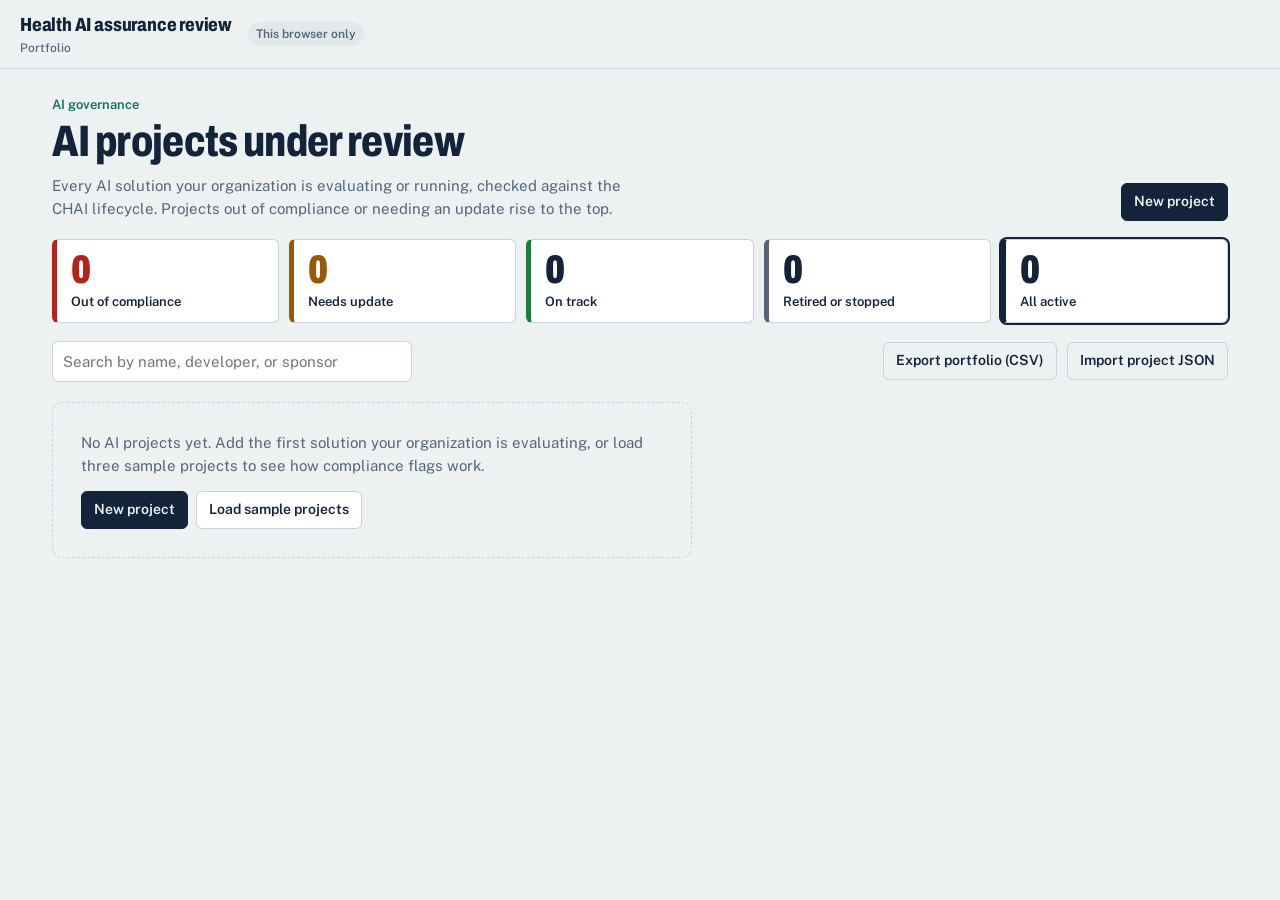
<file: index.html>
<!DOCTYPE html>
<html lang="en">
<head>
<meta charset="utf-8">
<meta name="viewport" content="width=device-width, initial-scale=1, viewport-fit=cover">
<title>Health AI assurance review</title>
<link rel="preconnect" href="https://fonts.googleapis.com">
<link rel="preconnect" href="https://fonts.gstatic.com" crossorigin>
<link href="https://fonts.googleapis.com/css2?family=Archivo:wdth,wght@62..125,400..900&family=Public+Sans:wght@400;500;600;700&display=swap" rel="stylesheet">
<style>
:root{
  --paper:#EDF1F2; --surface:#FFFFFF; --sunk:#E3E9EB; --ink:#13233A; --muted:#55667A; --rule:#C9D3D9;
  --teal:#0E6E66; --teal-soft:#D6ECE9; --amber:#9A5806; --amber-soft:#F7E8CF; --red:#B42318; --red-soft:#F8DCD9;
  --green:#1F7A3E; --green-soft:#D7EEDD; --focus:#2E6BD8;
  --sans:"Public Sans", "Segoe UI", system-ui, -apple-system, sans-serif;
  --display:"Archivo", "Arial Narrow", "Helvetica Neue", Arial, sans-serif;
  box-sizing:border-box;
  padding-top:env(safe-area-inset-top,0px); padding-bottom:env(safe-area-inset-bottom,0px);
  color-scheme:light;
}
@media (prefers-color-scheme: dark){
  :root:not([data-theme="light"]){
    --paper:#0E161E; --surface:#16212C; --sunk:#1D2a36; --ink:#E3EBF1; --muted:#93A4B4; --rule:#2B3A48;
    --teal:#4FC1B4; --teal-soft:#173A3A; --amber:#E3A44A; --amber-soft:#3A2C16; --red:#F0776C; --red-soft:#3E1E1D;
    --green:#5CC98A; --green-soft:#183324; --focus:#7FA8F0; color-scheme:dark;
  }
}
:root[data-theme="dark"]{
  --paper:#0E161E; --surface:#16212C; --sunk:#1D2a36; --ink:#E3EBF1; --muted:#93A4B4; --rule:#2B3A48;
  --teal:#4FC1B4; --teal-soft:#173A3A; --amber:#E3A44A; --amber-soft:#3A2C16; --red:#F0776C; --red-soft:#3E1E1D;
  --green:#5CC98A; --green-soft:#183324; --focus:#7FA8F0; color-scheme:dark;
}
*,*::before,*::after{box-sizing:inherit}
html{height:100%;scroll-padding-top:env(safe-area-inset-top,0px)}
body{margin:0;min-height:100%;background:var(--paper);color:var(--ink);font:15px/1.55 var(--sans);-webkit-font-smoothing:antialiased}
button,input,select,textarea{font:inherit;color:inherit}
:focus-visible{outline:2px solid var(--focus);outline-offset:2px}
img{max-width:100%}

/* top bar */
.top{position:sticky;top:env(safe-area-inset-top,0px);z-index:20;background:var(--paper);border-bottom:1px solid var(--rule);display:flex;align-items:center;gap:16px;padding:10px 20px}
.brand{font-family:var(--display);font-weight:800;font-stretch:80%;font-size:19px;letter-spacing:-.01em;white-space:nowrap}
.brand small{display:block;font-family:var(--sans);font-weight:500;font-stretch:100%;font-size:12px;color:var(--muted);letter-spacing:0}
.top .spacer{flex:1}
.saved{font-size:12px;color:var(--muted);white-space:nowrap}
.btn{border:1px solid var(--rule);background:var(--surface);border-radius:6px;padding:7px 12px;cursor:pointer;font-size:14px;font-weight:600;white-space:nowrap}
.btn:hover{border-color:var(--ink)}
.btn.primary{background:var(--ink);color:var(--paper);border-color:var(--ink)}
.btn.ghost{background:transparent}
.btn.danger{color:var(--red)}
.btn:disabled{opacity:.45;cursor:not-allowed}
.preview-toggle{display:none}

/* shell */
.shell{display:grid;grid-template-columns:232px minmax(0,1fr) 380px;gap:0;max-width:1480px;margin:0 auto}
nav.rail{position:sticky;top:calc(env(safe-area-inset-top,0px) + 58px);align-self:start;height:calc(100vh - 58px);overflow:auto;padding:22px 12px 40px 20px}
.rail ol{list-style:none;margin:0;padding:0}
.rail li{position:relative}
.rail button{all:unset;box-sizing:border-box;display:grid;grid-template-columns:26px 1fr auto;align-items:center;gap:8px;width:100%;padding:7px 8px;border-radius:6px;cursor:pointer;font-size:14px}
.rail button:hover{background:var(--sunk)}
.rail button:focus-visible{outline:2px solid var(--focus)}
.rail button[aria-current="step"]{background:var(--surface);box-shadow:inset 3px 0 0 var(--teal);font-weight:600}
.rail .num{font-family:var(--display);font-weight:800;font-size:15px;text-align:center;color:var(--muted)}
.rail .gate .num{color:var(--teal)}
.rail .gate button{font-size:13px;color:var(--muted)}
.rail .gate button[aria-current="step"]{color:var(--ink)}
.rail .meta{font-size:11.5px;color:var(--muted);font-variant-numeric:tabular-nums}
.rail .meta.done{color:var(--green)}
.rail .meta.warn{color:var(--amber)}
.rail .sep{height:1px;background:var(--rule);margin:10px 8px}
.diamond{display:inline-block;width:9px;height:9px;transform:rotate(45deg);border:2px solid currentColor}

main{padding:26px 32px 80px;min-width:0}
.eyebrow{font-size:13px;color:var(--teal);font-weight:600;margin:0 0 4px}
h1{font-family:var(--display);font-weight:800;font-stretch:78%;font-size:clamp(30px,4vw,44px);line-height:1.02;letter-spacing:-.015em;margin:0 0 10px}
h2{font-family:var(--display);font-weight:700;font-stretch:88%;font-size:21px;margin:30px 0 10px}
.lede{max-width:66ch;color:var(--muted);margin:0 0 22px}

/* forms */
.fields{display:grid;grid-template-columns:repeat(2,minmax(0,1fr));gap:14px 18px;max-width:820px}
.field{display:flex;flex-direction:column;gap:5px}
.field.wide{grid-column:1/-1}
.field label{font-size:13px;font-weight:600}
.field .hint{font-size:12px;color:var(--muted);margin-top:-2px}
input[type=text],input[type=date],select,textarea{width:100%;background:var(--surface);border:1px solid var(--rule);border-radius:6px;padding:8px 10px;font-size:14.5px}
textarea{resize:vertical;min-height:64px;line-height:1.45}
input:hover,select:hover,textarea:hover{border-color:var(--muted)}

/* checklist */
.legend{display:flex;flex-wrap:wrap;gap:6px 14px;font-size:12.5px;color:var(--muted);margin:0 0 14px}
.pchip{display:inline-flex;align-items:center;justify-content:center;min-width:22px;height:20px;padding:0 5px;border-radius:4px;font:700 11px/1 var(--display);font-stretch:90%;background:var(--sunk);color:var(--ink);letter-spacing:.02em}
.checklist{list-style:none;margin:0;padding:0;border-top:1px solid var(--rule);max-width:900px}
.ci{border-bottom:1px solid var(--rule);padding:12px 2px}
.ci-row{display:grid;grid-template-columns:28px minmax(0,1fr) auto;gap:10px;align-items:start}
.ci-text{padding-top:1px}
.ci-text .more{all:unset;cursor:pointer;font-size:12.5px;color:var(--teal);font-weight:600;margin-left:6px}
.ci-text .more:focus-visible{outline:2px solid var(--focus)}
.ci-text .has-notes{font-size:12px;color:var(--muted);margin-left:6px}
.seg{display:inline-flex;border:1px solid var(--rule);border-radius:6px;overflow:hidden;background:var(--surface)}
.seg button{all:unset;cursor:pointer;padding:5px 9px;font-size:12.5px;font-weight:600;color:var(--muted);border-left:1px solid var(--rule)}
.seg button:first-child{border-left:0}
.seg button:hover{color:var(--ink);background:var(--sunk)}
.seg button:focus-visible{outline:2px solid var(--focus);outline-offset:-2px}
.seg button[aria-pressed="true"][data-s="met"]{background:var(--green-soft);color:var(--green)}
.seg button[aria-pressed="true"][data-s="partial"]{background:var(--amber-soft);color:var(--amber)}
.seg button[aria-pressed="true"][data-s="notmet"]{background:var(--red-soft);color:var(--red)}
.seg button[aria-pressed="true"][data-s="na"]{background:var(--sunk);color:var(--ink)}
.ci-detail{display:none;grid-template-columns:minmax(0,1fr) 180px 150px;gap:10px;margin:10px 0 2px 38px}
.ci.open .ci-detail{display:grid}
.ci-detail label{font-size:12px;font-weight:600;color:var(--muted);display:block;margin-bottom:3px}

/* metrics */
.mtable{width:100%;max-width:900px;border-collapse:collapse;font-size:14px}
.mwrap{overflow-x:auto;max-width:900px}
.mtable th{text-align:left;font-size:12px;color:var(--muted);font-weight:600;padding:6px 6px;border-bottom:1px solid var(--rule)}
.mtable td{padding:5px 4px;vertical-align:top}
.mtable input,.mtable select{padding:6px 8px;font-size:13.5px}
.icon-btn{all:unset;cursor:pointer;color:var(--muted);padding:6px 8px;border-radius:4px;font-size:13px}
.icon-btn:hover{color:var(--red);background:var(--red-soft)}

/* gate */
.gate-panel{max-width:820px;border:1px solid var(--rule);border-radius:10px;background:var(--surface);padding:20px 22px}
.decisions{display:flex;flex-wrap:wrap;gap:8px;margin:6px 0 18px}
.decisions button{all:unset;cursor:pointer;border:1px solid var(--rule);border-radius:999px;padding:7px 14px;font-size:14px;font-weight:600}
.decisions button:hover{border-color:var(--ink)}
.decisions button:focus-visible{outline:2px solid var(--focus)}
.decisions button[aria-pressed="true"]{background:var(--ink);color:var(--paper);border-color:var(--ink)}
.note{border-left:3px solid var(--amber);background:var(--amber-soft);padding:10px 14px;border-radius:0 6px 6px 0;font-size:14px;margin:0 0 16px;max-width:820px}
.note.ok{border-color:var(--green);background:var(--green-soft)}
.gaplist{margin:6px 0 0;padding-left:18px;font-size:13.5px}

.pager{display:flex;justify-content:space-between;gap:12px;max-width:900px;margin-top:34px;padding-top:18px;border-top:1px solid var(--rule)}

/* label panel */
aside.panel{position:sticky;top:calc(env(safe-area-inset-top,0px) + 58px);align-self:start;height:calc(100vh - 58px);overflow:auto;padding:22px 20px 40px 8px}
.panel-head{display:flex;justify-content:space-between;align-items:center;margin-bottom:10px}
.panel-head p{margin:0;font-size:13px;color:var(--muted)}
.panel-close{display:none}

/* ---------- the label (always print-white) ---------- */
.label{background:#fff;color:#000;border:2px solid #000;padding:10px 12px 12px;font-family:var(--sans);font-size:12.5px;line-height:1.38}
.label .l-kicker{font:700 11px/1 var(--sans);margin:0 0 4px}
.label .l-name{font-family:var(--display);font-weight:900;font-stretch:72%;font-size:32px;line-height:.98;margin:0;letter-spacing:-.01em;overflow-wrap:anywhere}
.label .l-dev{margin:3px 0 0;font-size:12.5px}
.label .r8{border-top:8px solid #000;margin:8px 0 6px}
.label .r4{border-top:4px solid #000;margin:7px 0 5px}
.label .r1{border-top:1px solid #000;margin:4px 0}
.label .l-sec{font-family:var(--display);font-weight:800;font-stretch:85%;font-size:16px;margin:0}
.label .l-grid{display:grid;grid-template-columns:repeat(3,1fr);gap:4px 8px;font-size:11.5px}
.label .l-grid b{display:block;font-size:10.5px}
.label dl{margin:0}
.label .l-row{padding:3px 0;border-top:1px solid #000}
.label .l-row:first-child{border-top:0}
.label dt{font-weight:700;display:inline}
.label dt::after{content:": "}
.label dd{display:inline;margin:0;white-space:pre-wrap;overflow-wrap:anywhere}
.label .empty{color:#8a8a8a}
.label .l-metric{display:grid;grid-template-columns:1fr auto;gap:8px;padding:3px 0;border-top:1px solid #000}
.label .l-metric span:last-child{font-weight:800;font-variant-numeric:tabular-nums;text-align:right}
.label .l-mcat{font-weight:800;font-size:11px;margin:6px 0 1px}
.label .l-foot{font-size:10.5px;margin-top:8px}

/* report */
.report{max-width:900px}
.report .r-actions{display:flex;flex-wrap:wrap;gap:8px;margin:0 0 22px}
.r-head{border-bottom:3px solid var(--ink);padding-bottom:12px;margin-bottom:18px}
.r-head h1{margin-bottom:4px}
.r-meta{display:grid;grid-template-columns:repeat(auto-fit,minmax(170px,1fr));gap:8px 18px;font-size:13.5px;margin:12px 0 0}
.r-meta div b{display:block;font-size:12px;color:var(--muted);font-weight:600}
.overall{display:flex;align-items:baseline;gap:14px;margin:6px 0 4px}
.overall .big{font-family:var(--display);font-weight:900;font-stretch:72%;font-size:64px;line-height:1}
.overall p{margin:0;color:var(--muted);max-width:52ch;font-size:14px}
.bars{display:grid;gap:8px;margin:14px 0 6px}
.bar{display:grid;grid-template-columns:minmax(150px,240px) 1fr 56px;gap:12px;align-items:center;font-size:13.5px}
.bar .track{height:12px;background:var(--sunk);border-radius:2px;overflow:hidden}
.bar .fill{height:100%;background:var(--teal)}
.bar .fill.mid{background:var(--amber)}
.bar .fill.low{background:var(--red)}
.bar .pct{text-align:right;font-variant-numeric:tabular-nums;font-weight:700}
.rtable{width:100%;border-collapse:collapse;font-size:13.5px}
.rtable th,.rtable td{text-align:left;padding:7px 8px;border-bottom:1px solid var(--rule);vertical-align:top}
.rtable th{font-size:12px;color:var(--muted);font-weight:600}
.tag{display:inline-block;padding:1px 7px;border-radius:4px;font-size:12px;font-weight:700;white-space:nowrap}
.tag.met{background:var(--green-soft);color:var(--green)}
.tag.partial{background:var(--amber-soft);color:var(--amber)}
.tag.notmet{background:var(--red-soft);color:var(--red)}
.tag.na,.tag.none{background:var(--sunk);color:var(--muted)}
.r-wrap{overflow-x:auto}
.disclaimer{font-size:12.5px;color:var(--muted);border-top:1px solid var(--rule);margin-top:28px;padding-top:12px;max-width:80ch}
.fallback{margin-top:10px}
.fallback textarea{font-family:ui-monospace,SFMono-Regular,Menlo,monospace;font-size:12px;min-height:180px}
.toast{position:fixed;left:50%;bottom:calc(20px + env(safe-area-inset-bottom,0px));transform:translateX(-50%);background:var(--ink);color:var(--paper);padding:9px 16px;border-radius:6px;font-size:14px;opacity:0;pointer-events:none;transition:opacity .2s}
.toast.show{opacity:1}
.vh{position:absolute!important;width:1px;height:1px;overflow:hidden;clip:rect(0 0 0 0);white-space:nowrap}

/* responsive */
@media (max-width:1180px){
  .shell{grid-template-columns:212px minmax(0,1fr)}
  aside.panel{display:none;position:fixed;inset:0;z-index:40;height:100%;background:color-mix(in srgb,var(--paper) 96%,transparent);padding:calc(16px + env(safe-area-inset-top,0px)) 16px calc(24px + env(safe-area-inset-bottom,0px))}
  aside.panel.open{display:block}
  aside.panel .label{max-width:420px;margin:0 auto}
  .panel-head{max-width:420px;margin:0 auto 10px}
  .panel-close{display:inline-block}
  .preview-toggle{display:inline-block}
}
@media (max-width:820px){
  .top{flex-wrap:wrap;gap:8px 12px;padding:10px 14px}
  .top .saved{order:5;width:100%}
  .shell{grid-template-columns:minmax(0,1fr)}
  nav.rail{position:sticky;top:auto;height:auto;padding:8px 10px;border-bottom:1px solid var(--rule);overflow-x:auto;background:var(--paper)}
  .rail ol{display:flex;gap:4px}
  .rail li{flex:0 0 auto}
  .rail button{grid-template-columns:auto auto;padding:6px 10px}
  .rail .meta{display:none}
  .rail .sep{display:none}
  main{padding:20px 16px 60px}
  .fields{grid-template-columns:minmax(0,1fr)}
  .ci-row{grid-template-columns:28px minmax(0,1fr)}
  .ci-row .seg{grid-column:2;justify-self:start;margin-top:6px}
  .ci-detail{grid-template-columns:minmax(0,1fr);margin-left:0}
  .bar{grid-template-columns:1fr 48px}
  .bar .track{grid-column:1/-1;order:3}
}
@media (prefers-reduced-motion:reduce){*{transition:none!important}}
@media print{
  .top,nav.rail,aside.panel,.r-actions,.pager,.fallback{display:none!important}
  .shell{display:block}
  main{padding:0}
}

/* ---------- portfolio / shared additions ---------- */
.brand-btn{all:unset;cursor:pointer;border-radius:4px}
.brand-btn:focus-visible{outline:2px solid var(--focus);outline-offset:3px}
.mode{font-size:12px;font-weight:600;padding:3px 8px;border-radius:999px;background:var(--sunk);color:var(--muted);white-space:nowrap}
.mode.shared{background:var(--teal-soft);color:var(--teal)}
.mode.ro{background:var(--amber-soft);color:var(--amber)}
body.home .shell{grid-template-columns:minmax(0,1fr)}
body.home nav.rail, body.home aside.panel, body.home .proj-only{display:none!important}
body.home main{max-width:1240px;margin:0 auto;width:100%}
.rail .home-link button{grid-template-columns:26px 1fr;color:var(--muted);font-size:13.5px}

.dash-head{display:flex;flex-wrap:wrap;align-items:flex-end;justify-content:space-between;gap:16px;margin-bottom:18px}
.dash-head .lede{margin:0}
.tallies{display:flex;flex-wrap:wrap;gap:10px;margin:0 0 18px}
.tally{all:unset;box-sizing:border-box;cursor:pointer;min-width:150px;flex:1 1 150px;max-width:230px;background:var(--surface);border:1px solid var(--rule);border-left-width:5px;border-radius:6px;padding:10px 14px}
.tally:hover{border-color:var(--ink)}
.tally:focus-visible{outline:2px solid var(--focus);outline-offset:2px}
.tally[aria-pressed="true"]{box-shadow:0 0 0 2px var(--ink)}
.tally .n{display:block;font-family:var(--display);font-weight:900;font-stretch:72%;font-size:40px;line-height:1}
.tally .t{display:block;font-size:13px;font-weight:600;margin-top:2px}
.tally.red{border-left-color:var(--red)} .tally.red .n{color:var(--red)}
.tally.amber{border-left-color:var(--amber)} .tally.amber .n{color:var(--amber)}
.tally.green{border-left-color:var(--green)}
.tally.retired{border-left-color:var(--muted)}
.tally.all{border-left-color:var(--ink)}
.toolbar{display:flex;flex-wrap:wrap;gap:10px;align-items:center;margin-bottom:12px}
.toolbar input[type=search]{flex:1 1 240px;max-width:360px;background:var(--surface);border:1px solid var(--rule);border-radius:6px;padding:8px 10px}
.toolbar .spacer{flex:1}
.newform{display:flex;flex-wrap:wrap;gap:8px;align-items:center;background:var(--surface);border:1px solid var(--rule);border-radius:8px;padding:12px 14px;margin-bottom:14px}
.newform input{flex:1 1 260px}
.newform[hidden]{display:none}

.plist{list-style:none;margin:0;padding:0;border-top:2px solid var(--ink)}
.phead,.prow{display:grid;grid-template-columns:minmax(220px,2.2fr) 190px 78px 112px minmax(220px,2.4fr);gap:14px;align-items:start}
.phead{font-size:12px;color:var(--muted);font-weight:600;padding:8px 10px;border-bottom:1px solid var(--rule)}
.prow{padding:12px 10px;border-bottom:1px solid var(--rule);cursor:pointer}
.prow:hover{background:var(--surface)}
.prow.red{box-shadow:inset 4px 0 0 var(--red)}
.prow.amber{box-shadow:inset 4px 0 0 var(--amber)}
.prow .pname{all:unset;cursor:pointer;font-weight:700;font-size:15.5px;line-height:1.25}
.prow .pname:focus-visible{outline:2px solid var(--focus);outline-offset:2px}
.prow .psub{font-size:12.5px;color:var(--muted);margin-top:2px}
.prow .pct{font-family:var(--display);font-weight:800;font-size:20px;font-stretch:80%;font-variant-numeric:tabular-nums}
.prow .small{font-size:12.5px;color:var(--muted)}
.prow .due{font-size:13.5px;font-variant-numeric:tabular-nums}
.prow .due.late{color:var(--red);font-weight:700}
.st{display:inline-block;font-size:12px;font-weight:700;padding:2px 8px;border-radius:4px;white-space:nowrap}
.st.red{background:var(--red-soft);color:var(--red)}
.st.amber{background:var(--amber-soft);color:var(--amber)}
.st.green{background:var(--green-soft);color:var(--green)}
.st.retired{background:var(--sunk);color:var(--muted)}
.flags{list-style:none;margin:5px 0 0;padding:0;font-size:12.5px}
.flags li{padding-left:12px;position:relative;line-height:1.4;margin-top:2px}
.flags li::before{content:"";position:absolute;left:0;top:.5em;width:6px;height:6px;border-radius:50%;background:var(--amber)}
.flags li.red::before{background:var(--red)}
.empty-state{border:1px dashed var(--rule);border-radius:10px;padding:28px;text-align:left;max-width:640px;margin:20px 0}
.empty-state p{margin:0 0 14px;color:var(--muted)}

/* lifecycle track */
.lc{display:flex;align-items:center;gap:4px;margin-top:2px}
.lc .pip{width:18px;height:18px;border:1.5px solid var(--rule);border-radius:3px;display:flex;align-items:center;justify-content:center;font:700 10px/1 var(--display);color:var(--muted);position:relative;overflow:hidden;background:var(--surface)}
.lc .pip i{position:absolute;left:0;bottom:0;width:100%;background:var(--teal);opacity:.28}
.lc .pip.full{border-color:var(--teal);color:var(--teal)}
.lc .pip.cur{border-color:var(--ink);color:var(--ink)}
.lc .gd{width:9px;height:9px;transform:rotate(45deg);border:1.5px solid var(--rule);flex:0 0 auto}
.lc .gd.go{background:var(--teal);border-color:var(--teal)}
.lc .gd.cond{background:var(--amber);border-color:var(--amber)}
.lc .gd.stop{background:var(--red);border-color:var(--red)}
.lc-label{font-size:12.5px;color:var(--muted);margin-top:4px}

.signed{font-size:13px;color:var(--muted);margin:14px 0 0}
.history{list-style:none;margin:0;padding:0;max-width:820px;font-size:13.5px;border-top:1px solid var(--rule)}
.history li{display:grid;grid-template-columns:110px 1fr;gap:12px;padding:7px 0;border-bottom:1px solid var(--rule)}
.history time{color:var(--muted);font-variant-numeric:tabular-nums}
.banner{background:var(--teal-soft);border-left:3px solid var(--teal);padding:10px 14px;border-radius:0 6px 6px 0;font-size:14px;margin:0 0 16px;display:flex;flex-wrap:wrap;gap:10px;align-items:center;justify-content:space-between}
body.ro .ro-hide{display:none!important}

@media (max-width:980px){
  .phead{display:none}
  .prow{grid-template-columns:minmax(0,1fr) auto;gap:6px 14px}
  .prow > :nth-child(1){grid-column:1/-1}
  .prow > :nth-child(5){grid-column:1/-1}
}
</style>
</head>
<body class="home">
<header class="top">
  <button class="brand-btn" id="brandBtn" type="button" aria-label="Go to all projects"><span class="brand">Health AI assurance review<small id="projName">Portfolio</small></span></button>
  <span class="mode" id="mode">Connecting…</span>
  <div class="spacer"></div>
  <span class="saved" id="saved" aria-live="polite"></span>
  <button class="btn ghost preview-toggle proj-only" id="openPreview" type="button">Model card</button>
  <input type="file" id="importFile" accept="application/json,.json" class="vh" aria-label="Import project JSON">
  <button class="btn proj-only" id="goReport" type="button">View report</button>
</header>
<div class="shell">
  <nav class="rail" aria-label="Review steps"><ol id="rail"></ol></nav>
  <main id="main" tabindex="-1"></main>
  <aside class="panel" id="panel" aria-label="Applied model card preview">
    <div class="panel-head"><p>Applied model card, live</p><button class="btn ghost panel-close" id="closePreview" type="button">Close</button></div>
    <div id="labelHost"></div>
  </aside>
</div>
<div class="toast" id="toast" role="status"></div>
<script>
/* ============================================================
   Content model
   Checklist items are paraphrased summaries organized around the
   CHAI six-stage lifecycle and five principles. They are not the
   official CHAI Responsible AI Checklist text.
   ============================================================ */
const PRINCIPLES = {
  U:{name:"Usefulness, usability & efficacy"},
  F:{name:"Fairness"},
  S:{name:"Safety & reliability"},
  T:{name:"Transparency & accountability"},
  P:{name:"Security & privacy"}
};
const STAGES = [
  {id:"s1",n:1,title:"Define the problem & plan",blurb:"Agree on the clinical or operational problem, confirm AI is the right tool, and name who is accountable before anything is built or bought.",items:[
    ["U","Problem statement and target outcome agreed with clinical and operational stakeholders"],
    ["U","Current-state or root-cause analysis shows AI is an appropriate intervention, not just a possible one"],
    ["U","Success measures and a baseline to compare against are defined"],
    ["F","Affected patient populations identified, including groups at risk of being underserved or harmed"],
    ["S","Potential harms and failure modes listed, with severity and likelihood"],
    ["T","Accountable owner, governance body, and decision rights named"],
    ["P","Data needs, privacy, consent, and regulatory constraints scoped"]
  ]},
  {id:"s2",n:2,title:"Design the AI system",blurb:"Specify how the system fits into care: who uses it, where in the workflow, what it outputs, and what happens when it is wrong.",items:[
    ["U","End users took part in workflow and interface design"],
    ["U","Intended use, users, and care setting documented, with out-of-scope uses listed"],
    ["F","Subgroups and fairness criteria for evaluation pre-specified"],
    ["S","Decision thresholds defined and clinically justified"],
    ["S","Human oversight and override path designed into the workflow"],
    ["T","Pathway for reporting safety issues and harms drafted, naming who reports to whom"],
    ["P","Threat model, access controls, and data flows designed"]
  ]},
  {id:"s3",n:3,title:"Engineer the AI solution",blurb:"Build or configure the model with traceable data and documented choices, so the assessment stage has something it can verify.",items:[
    ["T","Data provenance and known data limitations documented"],
    ["F","Demographic and socio-demographic make-up of development data characterized"],
    ["F","Bias mitigation approach chosen and documented"],
    ["S","Data quality checks and handling of missing data documented"],
    ["T","Version control in place for datasets, code, and model artifacts"],
    ["P","De-identification or other privacy-enhancing techniques applied where appropriate"],
    ["S","People responsible for monitoring data and model behavior designated"]
  ]},
  {id:"s4",n:4,title:"Assess",blurb:"Validate the solution locally before patients are exposed to it. Record key metrics below; they flow into the model card.",items:[
    ["U","Performance validated on local data representative of the deployment population"],
    ["F","Performance compared across demographic subgroups, with gaps explained"],
    ["S","Calibration checked, not only discrimination"],
    ["S","Silent (shadow) evaluation run in the live environment"],
    ["S","Installation qualification completed, where applicable"],
    ["T","Explanations of outputs are suited to the intended users"],
    ["P","Security review or vendor security assessment completed"],
    ["T","Safety reporting pathway updated with what assessment revealed"]
  ], metrics:true},
  {id:"s5",n:5,title:"Pilot",blurb:"Run a small, time-boxed pilot to learn whether the solution helps in real care, for whom, and at what cost to staff.",items:[
    ["U","Pilot scope, sites, duration, and stop rules defined"],
    ["U","Usability and workflow fit assessed with frontline users"],
    ["U","Real-world effect on outcomes or process measured against baseline"],
    ["F","Pilot results checked for differences across patient groups"],
    ["S","Adverse events and near misses tracked and reviewed"],
    ["T","Users trained, and the approach to patient disclosure decided"]
  ]},
  {id:"s6",n:6,title:"Deploy & monitor",blurb:"Scale up with monitoring, change control, and a plan for when to retrain or retire.",items:[
    ["S","Performance and drift monitoring live, with alert thresholds and an owner"],
    ["F","Subgroup performance monitored on an ongoing basis"],
    ["T","Audit schedule and change control set, with a revised model card for each version"],
    ["S","Incident response, rollback, and retirement criteria documented"],
    ["P","Access reviews and security patching scheduled"],
    ["U","Value to patients and staff re-evaluated periodically"]
  ]}
];
STAGES.forEach(s=>s.items=s.items.map((it,i)=>({id:`${s.id}-${i+1}`,p:it[0],text:it[1]})));

const GATES = {
  A:{after:"s1",title:"Checkpoint A",q:"Approve moving to design?",help:"Is the problem worth solving with AI, and is the plan sound enough to start design?",options:["Proceed","Proceed with conditions","Revise and resubmit","Stop"]},
  B:{after:"s4",title:"Checkpoint B",q:"Approve a pilot?",help:"Has local assessment shown the solution is safe, effective, and fair enough to expose a small group of patients to it?",options:["Proceed","Proceed with conditions","Revise and resubmit","Stop"]},
  C:{after:"s5",title:"Checkpoint C",q:"Approve deployment at scale?",help:"Did the pilot show real benefit without unacceptable harm or disparity?",options:["Proceed","Proceed with conditions","Revise and resubmit","Stop"]},
  D:{after:"s6",title:"Checkpoint D",q:"Periodic review decision",help:"Based on monitoring, should the solution continue as is, change, or be retired? Record a new review each cycle; the next due date is set from it.",options:["Continue","Continue with changes","Retrain or revise","Retire"]}
};

const CARD = [
  {sec:"Identity",fields:[
    ["name","Name","",0],["developer","Developer","",0],["contact","Inquiries or to report an issue","Email or phone",0],
    ["releaseStage","Release stage","e.g. Pilot, General availability",0],["releaseDate","Release date","",0],["version","Version","Tie the card to a software version",0],
    ["availability","Global availability","",0],["regulatory","Regulatory approval, if applicable","e.g. FDA 510(k) number, or not a device",0],
    ["summary","Summary","The most important things a clinician or buyer should know",1],["keywords","Keywords","",0]]},
  {sec:"Uses and directions",fields:[
    ["intendedUse","Intended use and workflow","",1],["users","Primary intended users","",0],["howTo","How to use","",1],
    ["population","Targeted patient population","",1],["outOfScope","Cautioned out-of-scope settings and use cases","",1]]},
  {sec:"Warnings",fields:[
    ["risks","Known risks and limitations","",1],["biases","Known biases or ethical considerations","",1],["riskLevel","Clinical risk level","e.g. Low, Moderate, High, with a one-line reason",0]]},
  {sec:"Trust ingredients",fields:[
    ["outputs","Outcome(s) and output(s)","",1],["modelType","Model type","",0],["foundation","Foundation models used, if applicable","",0],
    ["inputSource","Input data source","",1],["dataType","Input and output data types","",0],["devData","Development data characterization","Size, dates, sites, demographics",1],
    ["biasMitigation","Bias mitigation approaches","",1],["maintenance","Ongoing maintenance","Monitoring, retraining cadence, owner",1],
    ["security","Security and compliance practices or accreditations","",1]]},
  {sec:"Resources",fields:[
    ["evalRefs","Evaluation references","",1],["trials","Clinical trials","",0],["pubs","Peer-reviewed publications","",1],
    ["reimbursement","Reimbursement status","",0],["consent","Patient consent or disclosure","",1]]}
];
const CARD_FIELDS = CARD.flatMap(s=>s.fields.map(f=>f[0]));
const CORE_CARD = ["intendedUse","users","population","outOfScope","risks","riskLevel","outputs","inputSource","maintenance"];
const CARD_LABEL = Object.fromEntries(CARD.flatMap(s=>s.fields.map(f=>[f[0],f[1]])));
const METRIC_CATS = ["Usefulness, usability & efficacy","Fairness & equity","Safety & reliability"];

const VIEWS = [
  {id:"setup",kind:"setup",label:"Project setup"},
  {id:"s1",kind:"stage"},{id:"gA",kind:"gate",gate:"A"},
  {id:"s2",kind:"stage"},{id:"s3",kind:"stage"},{id:"s4",kind:"stage"},{id:"gB",kind:"gate",gate:"B"},
  {id:"s5",kind:"stage"},{id:"gC",kind:"gate",gate:"C"},
  {id:"s6",kind:"stage"},{id:"gD",kind:"gate",gate:"D"},
  {id:"card",kind:"card",label:"Applied model card"},
  {id:"report",kind:"report",label:"Report"}
];

/* ============================================================
   Utilities
   ============================================================ */
const esc = s => String(s ?? "").replace(/[&<>"']/g,c=>({"&":"&amp;","<":"&lt;",">":"&gt;",'"':"&quot;","'":"&#39;"}[c]));
const clone = o => o==null ? o : JSON.parse(JSON.stringify(o));
const isObj = v => v && typeof v==="object" && !Array.isArray(v);
function deepMerge(t,src){ for(const k in src){ if(isObj(src[k]) && isObj(t[k])) deepMerge(t[k],src[k]); else t[k]=clone(src[k]); } return t; }
function pad(n){return String(n).padStart(2,"0");}
function ymd(d){ return `${d.getFullYear()}-${pad(d.getMonth()+1)}-${pad(d.getDate())}`; }
const TODAY = ()=> ymd(new Date());
function parseDay(s){ if(!s||!/^\d{4}-\d{2}-\d{2}/.test(s)) return null; const d=new Date(s.slice(0,10)+"T00:00:00"); return isNaN(d)?null:d; }
function addDays(d,n){ const x=new Date(d); x.setDate(x.getDate()+n); return x; }
function addMonths(d,n){ const x=new Date(d); x.setMonth(x.getMonth()+n); return x; }
function daysBetween(a,b){ return Math.round((b-a)/86400000); }
function fmtDay(s){ const d=parseDay(s); return d? d.toLocaleDateString(undefined,{year:"numeric",month:"short",day:"numeric"}) : ""; }
function ago(iso){ if(!iso) return ""; const d=new Date(iso); if(isNaN(d)) return ""; const m=Math.round((Date.now()-d)/60000);
  if(m<1) return "just now"; if(m<60) return `${m} min ago`; const h=Math.round(m/60); if(h<24) return `${h} h ago`; const dd=Math.round(h/24); if(dd<45) return `${dd} days ago`; return fmtDay(iso.slice(0,10)); }
const newId = ()=> "p"+Date.now().toString(36)+Math.random().toString(36).slice(2,7);

/* ============================================================
   Project model
   ============================================================ */
const blankMeta = ()=>({solution:"",org:"",developer:"",sourcing:"",sponsor:"",reviewers:"",riskTier:"",reviewCadence:"",startDate:"",scope:""});
function blankProject(name){
  const now=new Date().toISOString();
  return {meta:{...blankMeta(),solution:name||""}, items:{}, gates:{A:{},B:{},C:{},D:{}}, metrics:[], card:{},
    archived:false, createdAt:now, createdBy:ME.id||null, updatedAt:now, updatedBy:ME.id||null, cardUpdatedAt:null};
}
function normalize(p){
  p.meta=Object.assign(blankMeta(),p.meta||{}); p.items=p.items||{}; p.gates=Object.assign({A:{},B:{},C:{},D:{}},p.gates||{});
  p.metrics=Array.isArray(p.metrics)?p.metrics:[]; p.card=p.card||{}; return p;
}
const cardValOf = (p,k) => ((p.card||{})[k]||"").trim() || (k==="name"?(p.meta.solution||"").trim():"") || (k==="developer"?(p.meta.developer||"").trim():"");

const STATUS = {met:"Met",partial:"Partial",notmet:"Not met",na:"N/A"};
const VAL = {met:1,partial:.5,notmet:0};
function allItems(){ return STAGES.flatMap(s=>s.items.map(it=>({...it,stage:s}))); }
function scoreOf(list, items){
  items=items||S.items; let sum=0,n=0,answered=0;
  list.forEach(it=>{ const st=(items[it.id]||{}).status; if(st) answered++; if(st==="na") return; n++; sum+=VAL[st]||0; });
  return {pct:n?Math.round(sum/n*100):0,answered,total:list.length,applicable:n};
}
function gapsUpTo(p,stageId){
  const idx=STAGES.findIndex(s=>s.id===stageId);
  return STAGES.slice(0,idx+1).flatMap(s=>s.items.filter(it=>{const st=(p.items[it.id]||{}).status; return !st||st==="notmet";}).map(it=>({...it,stage:s})));
}
const dec = (p,k)=> ((p.gates||{})[k]||{}).decision||"";
const isGo = d => /^(Proceed|Continue)/.test(d||"");
function phase(p){
  if([dec(p,"A"),dec(p,"B"),dec(p,"C")].includes("Stop")) return {key:"retired",label:"Stopped"};
  if(dec(p,"D")==="Retire") return {key:"retired",label:"Retired"};
  if(isGo(dec(p,"C"))) return {key:"deployed",label:"Deployed",stage:6};
  if(isGo(dec(p,"B"))) return {key:"pilot",label:"Pilot",stage:5};
  if(isGo(dec(p,"A"))) return {key:"build",label:"Design, build & assess",stage:2};
  return {key:"intake",label:"Intake & planning",stage:1};
}
function cadenceMonths(p){ const n=parseInt(p.meta.reviewCadence,10); return n>0?n:(p.meta.riskTier==="High"?6:12); }
function nextReview(p){
  if(phase(p).key!=="deployed") return null;
  const base = parseDay(dec(p,"D") ? p.gates.D.date : "") || parseDay(p.gates.C.date);
  if(!base) return null;
  return ymd(addMonths(base,cadenceMonths(p)));
}
function latestGo(p){
  let best=null;
  ["A","B","C","D"].forEach(k=>{ const g=p.gates[k]||{}; if(isGo(g.decision)){ const d=parseDay(g.date); if(d && (!best||d>best.d)) best={k,d}; }});
  return best;
}

/* Compliance rules. Red = out of compliance, amber = needs update. */
function flags(p){
  const F=[]; const ph=phase(p); const today=parseDay(TODAY());
  if(ph.key==="retired") return F;
  const live = ph.key==="deployed", piloting = ph.key==="pilot";
  const items=allItems();
  const overdue = items.filter(it=>{const d=p.items[it.id]||{}; const due=parseDay(d.due); return due && due<today && d.status!=="met" && d.status!=="na";});
  if(overdue.length) F.push({sev:(live||piloting)?"red":"amber",text:`${overdue.length} action${overdue.length>1?"s":""} past due`});
  if(live){
    const notmet=items.filter(it=>(p.items[it.id]||{}).status==="notmet").length;
    if(notmet) F.push({sev:"red",text:`Live with ${notmet} criteri${notmet>1?"a":"on"} not met`});
    const nr=nextReview(p);
    if(!nr) F.push({sev:"red",text:"Live with no deployment date recorded at Checkpoint C"});
    else { const d=parseDay(nr), left=daysBetween(today,d);
      if(left<0) F.push({sev:"red",text:`Periodic review overdue since ${fmtDay(nr)}`});
      else if(left<=30) F.push({sev:"amber",text:`Periodic review due ${fmtDay(nr)}`}); }
    if(dec(p,"D")==="Retrain or revise") F.push({sev:"amber",text:"Last review asked for retraining or revision"});
  }
  if(live||piloting){
    const missing=CORE_CARD.filter(k=>!cardValOf(p,k));
    if(missing.length) F.push({sev:live?"red":"amber",text:`Model card missing ${missing.length} core field${missing.length>1?"s":""}`});
    const lg=latestGo(p); const cu=p.cardUpdatedAt?new Date(p.cardUpdatedAt):null;
    if(lg && (!cu || cu < lg.d)) F.push({sev:"amber",text:`Model card not updated since ${GATES[lg.k].title}`});
    if(!p.metrics.some(m=>m.name||m.value)) F.push({sev:"amber",text:"No key metrics recorded"});
  }
  ["A","B","C","D"].forEach(k=>{ const g=p.gates[k]||{};
    if(isGo(g.decision) && !(g.rationale||"").trim()){
      if(/conditions|changes/.test(g.decision)) F.push({sev:"amber",text:`${GATES[k].title}: conditional approval with no conditions recorded`});
      else if(gapsUpTo(p,GATES[k].after).length) F.push({sev:"amber",text:`${GATES[k].title}: approved with open criteria and no rationale`});
    }});
  if(!live && p.updatedAt){ const idle=daysBetween(new Date(p.updatedAt),new Date()); if(idle>90) F.push({sev:"amber",text:`No activity in ${idle} days`}); }
  return F.sort((a,b)=>(a.sev==="red"?0:1)-(b.sev==="red"?0:1));
}
function statusOf(p){
  const ph=phase(p); if(ph.key==="retired") return {key:"retired",label:ph.label};
  const f=flags(p);
  if(f.some(x=>x.sev==="red")) return {key:"red",label:"Out of compliance"};
  if(f.length) return {key:"amber",label:"Needs update"};
  return {key:"green",label:"On track"};
}

/* ============================================================
   Stores: shared database, or this browser as a fallback
   ============================================================ */
class DbStore{
  constructor(db){ this.db=db; }
  col(){ return this.db.collection("projects"); }
  subscribeAll(cb,err){ return this.col().onSnapshot(s=>cb(s.docs.map(d=>({id:d.id,...clone(d.data())}))),err); }
  create(id,data){ return this.col().doc(id).set(data); }
  update(id,patch){ return this.col().doc(id).update(patch); }
  remove(id){ return this.col().doc(id).delete(); }
  log(id,e){ return this.db.collection(`projects/${id}/log`).add(e); }
  subscribeLog(id,cb){ return this.db.collection(`projects/${id}/log`).orderBy("at","desc").limit(60).onSnapshot(s=>cb(s.docs.map(d=>clone(d.data()))),()=>{}); }
}
class LocalStore{
  constructor(){ this.k="chai-portfolio-local-v1"; this.d=this.load(); this.subs=[]; this.logSubs={}; }
  load(){ try{ return JSON.parse(localStorage.getItem(this.k)) || {projects:{},logs:{}}; }catch(e){ return {projects:{},logs:{}}; } }
  persist(){ try{ localStorage.setItem(this.k,JSON.stringify(this.d)); }catch(e){} }
  emit(){ const list=Object.entries(this.d.projects).map(([id,v])=>({id,...clone(v)})); this.subs.forEach(f=>setTimeout(()=>f(list))); }
  subscribeAll(cb){ this.subs.push(cb); this.emit(); return ()=>{ this.subs=this.subs.filter(x=>x!==cb); }; }
  async create(id,data){ this.d.projects[id]=clone(data); this.persist(); this.emit(); }
  async update(id,patch){ if(!this.d.projects[id]) throw {code:"invalid_argument"}; deepMerge(this.d.projects[id],patch); this.persist(); this.emit(); }
  async remove(id){ delete this.d.projects[id]; delete this.d.logs[id]; this.persist(); this.emit(); }
  async log(id,e){ const l=(this.d.logs[id]||(this.d.logs[id]=[])); l.unshift(e); this.d.logs[id]=l.slice(0,100); this.persist(); (this.logSubs[id]||[]).forEach(f=>setTimeout(()=>f(clone(this.d.logs[id])))); }
  subscribeLog(id,cb){ (this.logSubs[id]||(this.logSubs[id]=[])).push(cb); setTimeout(()=>cb(clone(this.d.logs[id]||[]))); return ()=>{ this.logSubs[id]=(this.logSubs[id]||[]).filter(x=>x!==cb); }; }
}

/* ============================================================
   App state
   ============================================================ */
let STORE=null, MODE="connecting", RO=false, CAN_DELETE=true, USER=null;
const ME={id:null};
let PROJECTS=new Map(), LOADED=false;
let CUR=null;              // open project id
let S=null;                // working copy of open project
let LOG=[], unsubLog=null;
const openItems=new Set();
const pending={}, timers={}, flushing={};
let UI={view:"setup", project:null, filter:"all", q:""};
try{ UI=Object.assign(UI, JSON.parse(localStorage.getItem("chai-ui-v2"))||{}); }catch(e){}
function saveUI(){ try{ localStorage.setItem("chai-ui-v2",JSON.stringify({view:UI.view,project:CUR,filter:UI.filter})); }catch(e){} }

/* names */
const NAMES={};
async function resolveNames(root){
  root=root||document;
  const els=[...root.querySelectorAll("[data-uid]")];
  const ids=[...new Set(els.map(e=>e.dataset.uid).filter(Boolean))];
  els.forEach(e=>{ if(!e.dataset.uid) e.textContent = MODE==="local"?"you (this browser)":"someone"; });
  const need=ids.filter(i=>!(i in NAMES));
  if(need.length && USER && USER.profiles){
    try{ const ps=await USER.profiles(need); need.forEach(i=>{ const p=ps[i]; NAMES[i]= p ? (p.isMe ? "you" : (p.name||"someone")) : "someone"; }); }catch(e){ need.forEach(i=>NAMES[i]="someone"); }
  }
  els.forEach(e=>{ const i=e.dataset.uid; if(i) e.textContent = NAMES[i] || (i===ME.id?"you":"someone"); });
}
const who = id => `<span data-uid="${esc(id||"")}">${id&&NAMES[id]?esc(NAMES[id]):"someone"}</span>`;

/* ============================================================
   Writes
   ============================================================ */
function setSaved(t){ document.getElementById("saved").textContent=t; }
function stamp(extra){ return Object.assign({updatedAt:new Date().toISOString(), updatedBy:ME.id||null}, extra||{}); }
function queuePatch(pid,patch){
  if(RO) return;
  deepMerge(pending[pid]||(pending[pid]={}), patch);
  setSaved("Saving…");
  clearTimeout(timers[pid]); timers[pid]=setTimeout(()=>flush(pid),550);
}
async function flush(pid,retry){
  if(flushing[pid]){ clearTimeout(timers[pid]); timers[pid]=setTimeout(()=>flush(pid),300); return; }
  const p=pending[pid]; if(!p) return; delete pending[pid];
  flushing[pid]=true;
  try{ await STORE.update(pid,p); if(!pending[pid]) setSaved(MODE==="shared"?"Saved to shared workspace":"Saved in this browser"); }
  catch(e){
    const c=e&&e.code;
    if(c==="unavailable" && !retry){ pending[pid]=deepMerge(p,pending[pid]||{}); flushing[pid]=false; setTimeout(()=>flush(pid,true),800+Math.random()*700); return; }
    if(c==="invalid_argument"){ setReadOnly(true); toast("You can view this workspace but not edit it"); }
    else if(c==="quota_exceeded"){ toast("The workspace is full. Archive or delete old projects."); }
    else if(c==="revoked"){ setReadOnly(true); }
    else toast("Couldn't save. Check your connection and try again.");
    setSaved("Not saved");
  } finally { flushing[pid]=false; }
}
function patchFromPath(path,val){
  const ks=path.split("."); const out={}; let o=out;
  for(let i=0;i<ks.length-1;i++){ o=o[ks[i]]={}; } o[ks[ks.length-1]]=val; return out;
}
function setLocal(path,val){
  const ks=path.split("."); let o=S;
  for(let i=0;i<ks.length-1;i++){ if(o[ks[i]]==null||typeof o[ks[i]]!=="object") o[ks[i]]={}; o=o[ks[i]]; }
  o[ks[ks.length-1]]=val;
}
function edit(path,val){
  setLocal(path,val);
  let patch;
  if(path.startsWith("metrics.")) patch={metrics:clone(S.metrics), cardUpdatedAt:new Date().toISOString()};
  else { patch=patchFromPath(path,val); if(path.startsWith("card.")) patch.cardUpdatedAt=new Date().toISOString(); }
  if(patch.cardUpdatedAt) S.cardUpdatedAt=patch.cardUpdatedAt;
  const st=stamp(); S.updatedAt=st.updatedAt; S.updatedBy=st.updatedBy;
  queuePatch(CUR, Object.assign(patch,st));
}
function saveMetrics(){
  const now=new Date().toISOString(); S.cardUpdatedAt=now; const st=stamp(); Object.assign(S,st);
  queuePatch(CUR, Object.assign({metrics:clone(S.metrics), cardUpdatedAt:now}, st));
}
function writeLog(pid,text){ if(RO) return; STORE.log(pid,{at:new Date().toISOString(),by:ME.id||null,text}).catch(()=>{}); }

async function createProject(data,logText){
  if(RO) return null;
  const id=newId();
  try{ await STORE.create(id,data); writeLog(id,logText||"Project created"); return id; }
  catch(e){ toast(e&&e.code==="quota_exceeded"?"The workspace is full. Archive or delete old projects.":"Couldn't create the project"); return null; }
}

/* ============================================================
   Rendering: project rail, views, label
   ============================================================ */
const get = (path)=> path.split(".").reduce((o,k)=>o==null?undefined:o[k], S);
const shortDecision = d => ({"Proceed with conditions":"Conditional","Revise and resubmit":"Revise","Continue with changes":"Changes","Retrain or revise":"Retrain"}[d]||d);

function renderRail(){
  const ol=document.getElementById("rail");
  const rows = VIEWS.map(v=>{
    const cur = UI.view===v.id ? ' aria-current="step"':'';
    if(v.kind==="stage"){
      const s=STAGES.find(x=>x.id===v.id), c=scoreOf(s.items);
      return `<li><button data-go="${v.id}"${cur}><span class="num">${s.n}</span><span>${esc(s.title)}</span><span class="meta ${c.answered===c.total?"done":""}">${c.answered}/${c.total}</span></button></li>`;
    }
    if(v.kind==="gate"){
      const d=(S.gates[v.gate]||{}).decision||"";
      const cls = !d?"":(/Stop|Retire|Revise|Retrain/.test(d)?"warn":"done");
      return `<li class="gate"><button data-go="${v.id}"${cur}><span class="num"><span class="diamond" aria-hidden="true"></span></span><span>${GATES[v.gate].title}</span><span class="meta ${cls}">${d?esc(shortDecision(d)):"open"}</span></button></li>`;
    }
    if(v.kind==="setup") return `<li><button data-go="setup"${cur}><span class="num">0</span><span>${v.label}</span><span class="meta"></span></button></li><li class="sep" role="presentation"></li>`;
    if(v.kind==="card"){ const filled=CARD_FIELDS.filter(k=>cardValOf(S,k)).length;
      return `<li class="sep" role="presentation"></li><li><button data-go="card"${cur}><span class="num" aria-hidden="true">≡</span><span>${v.label}</span><span class="meta">${filled}/${CARD_FIELDS.length}</span></button></li>`; }
    return `<li><button data-go="report"${cur}><span class="num" aria-hidden="true">✓</span><span>${v.label}</span><span class="meta"></span></button></li>`;
  }).join("");
  ol.innerHTML = `<li class="home-link"><button data-home="1"><span class="num" aria-hidden="true">←</span><span>All projects</span></button></li><li class="sep" role="presentation"></li>` + rows;
  document.getElementById("projName").textContent = S.meta.solution || "Untitled AI solution";
}

function field(path,label,hint,long,opts){
  const v=esc(get(path)||""); const id="f_"+path.replace(/\./g,"_");
  let input;
  if(opts) input=`<select id="${id}" data-bind="${path}"><option value="">Choose…</option>${opts.map(o=>`<option${get(path)===o?" selected":""}>${esc(o)}</option>`).join("")}</select>`;
  else if(long) input=`<textarea id="${id}" data-bind="${path}" rows="3">${v}</textarea>`;
  else input=`<input type="text" id="${id}" data-bind="${path}" value="${v}">`;
  return `<div class="field${long?" wide":""}"><label for="${id}">${esc(label)}</label>${hint?`<span class="hint">${esc(hint)}</span>`:""}${input}</div>`;
}
function pager(){
  const i=VIEWS.findIndex(v=>v.id===UI.view);
  const prev=VIEWS[i-1], next=VIEWS[i+1];
  const name=v=>v? (v.kind==="stage"?`Stage ${STAGES.find(s=>s.id===v.id).n}`: v.kind==="gate"?GATES[v.gate].title : v.label):"";
  return `<div class="pager">${prev?`<button class="btn" data-go="${prev.id}">Back to ${esc(name(prev))}</button>`:`<button class="btn" data-home="1">Back to all projects</button>`}${next?`<button class="btn primary" data-go="${next.id}">Continue to ${esc(name(next))}</button>`:""}</div>`;
}
function historyHTML(){
  if(!LOG.length) return `<p style="font-size:14px;color:var(--muted)">No recorded events yet.</p>`;
  return `<ul class="history">${LOG.slice(0,25).map(e=>`<li><time>${esc(fmtDay((e.at||"").slice(0,10)))}</time><span>${esc(e.text)} <span style="color:var(--muted)">by ${who(e.by)}</span></span></li>`).join("")}</ul>`;
}
function renderSetup(){
  const f=flags(S), st=statusOf(S), nr=nextReview(S);
  const empty = !Object.keys(S.items).length && !Object.keys(S.card).length;
  return `<p class="eyebrow">Before stage 1</p><h1>Project setup</h1>
  <p class="lede">Everyone with access to this workspace sees and edits the same project. Changes save automatically.</p>
  <div class="note ${st.key==="green"?"ok":""}" style="${st.key==="retired"?"border-color:var(--muted);background:var(--sunk)":""}"><b>${esc(st.label)}</b> · ${esc(phase(S).label)}${nr?` · next periodic review ${esc(fmtDay(nr))}`:""}
    ${f.length?`<ul class="gaplist">${f.map(x=>`<li>${esc(x.text)}</li>`).join("")}</ul>`:""}</div>
  <div class="fields">
    ${field("meta.solution","AI solution under review","",0)}
    ${field("meta.org","Health system, hospital, or department","",0)}
    ${field("meta.developer","Developer or vendor","",0)}
    ${field("meta.sourcing","How it was sourced","",0,["Purchased from a vendor","Built internally","Co-developed","Open-source model, locally adapted"])}
    ${field("meta.sponsor","Clinical sponsor","Accountable clinical owner",0)}
    ${field("meta.riskTier","Risk tier","Your organization's own triage",0,["Low","Moderate","High"])}
    ${field("meta.reviewCadence","Periodic review cadence once live","Defaults to 6 months for high risk, otherwise 12",0,["3 months","6 months","12 months","24 months"])}
    ${field("meta.startDate","Review start date","YYYY-MM-DD",0)}
    ${field("meta.reviewers","Review team","Names and roles, e.g. CMIO, data science, nursing informatics, compliance, patient representative",1)}
    ${field("meta.scope","Scope of this review","Sites, units, and versions in scope",1)}
  </div>
  <h2>History</h2>
  ${historyHTML()}
  <h2 class="ro-hide">Manage</h2>
  <div class="ro-hide" style="display:flex;flex-wrap:wrap;gap:8px">
    ${empty?`<button class="btn" data-act="example">Fill with an example</button>`:""}
    <button class="btn" data-act="archive">${S.archived?"Restore project":"Archive project"}</button>
    ${CAN_DELETE?`<button class="btn danger" data-act="delete">Delete project</button>`:""}
  </div>
  ${pager()}`;
}
function renderStage(s){
  const c=scoreOf(s.items);
  return `<p class="eyebrow">Stage ${s.n} of 6</p><h1>${esc(s.title)}</h1>
  <p class="lede">${esc(s.blurb)}</p>
  <div class="legend">${Object.entries(PRINCIPLES).map(([k,p])=>`<span><span class="pchip">${k}</span> ${esc(p.name)}</span>`).join("")}</div>
  <ol class="checklist">${s.items.map(it=>ciHTML(it)).join("")}</ol>
  <p style="font-size:13px;color:var(--muted);margin-top:10px">${c.answered} of ${c.total} answered. Give anything partial or not met an owner and a due date; overdue actions are flagged on the dashboard.</p>
  ${s.metrics?metricsHTML():""}
  ${pager()}`;
}
function ciHTML(it){
  const d=S.items[it.id]||{}; const st=d.status||"";
  const open = openItems.has(it.id);
  const late = d.due && parseDay(d.due)<parseDay(TODAY()) && st!=="met" && st!=="na";
  const notes = (d.evidence||d.owner||d.due) && !open ? `<span class="has-notes">${late?`<b style="color:var(--red)">overdue ${esc(fmtDay(d.due))}</b>`:"notes added"}</span>`:"";
  return `<li class="ci${open?" open":""}" data-item="${it.id}">
    <div class="ci-row">
      <span class="pchip" title="${esc(PRINCIPLES[it.p].name)}">${it.p}</span>
      <div class="ci-text">${esc(it.text)}<button class="more" data-toggle="${it.id}" aria-expanded="${open}">${open?"Hide details":"Evidence & owner"}</button>${notes}</div>
      <div class="seg" role="group" aria-label="Status">${Object.entries(STATUS).map(([k,l])=>`<button data-set="${it.id}" data-s="${k}" aria-pressed="${st===k}">${l}</button>`).join("")}</div>
    </div>
    <div class="ci-detail">
      <div><label for="ev_${it.id}">Evidence or notes</label><textarea id="ev_${it.id}" rows="2" data-bind="items.${it.id}.evidence">${esc(d.evidence||"")}</textarea></div>
      <div><label for="ow_${it.id}">Owner</label><input type="text" id="ow_${it.id}" data-bind="items.${it.id}.owner" value="${esc(d.owner||"")}"></div>
      <div><label for="du_${it.id}">Due</label><input type="date" id="du_${it.id}" data-bind="items.${it.id}.due" value="${esc(d.due||"")}"></div>
    </div>
  </li>`;
}
function metricsHTML(){
  return `<h2>Key metrics</h2>
  <p class="lede" style="margin-bottom:12px">Report each metric with the population it was measured on. Add one row per subgroup for fairness results.</p>
  <div class="mwrap"><table class="mtable"><thead><tr><th style="width:24%">Category</th><th>Metric</th><th style="width:13%">Value</th><th style="width:15%">95% CI</th><th style="width:22%">Population or subgroup</th><th><span class="vh">Remove</span></th></tr></thead><tbody>
  ${S.metrics.map((m,i)=>`<tr>
    <td><select aria-label="Category" data-bind="metrics.${i}.cat">${METRIC_CATS.map(c=>`<option${m.cat===c?" selected":""}>${c}</option>`).join("")}</select></td>
    <td><input type="text" aria-label="Metric" data-bind="metrics.${i}.name" value="${esc(m.name)}" placeholder="e.g. AUROC"></td>
    <td><input type="text" aria-label="Value" data-bind="metrics.${i}.value" value="${esc(m.value)}"></td>
    <td><input type="text" aria-label="95% CI" data-bind="metrics.${i}.ci" value="${esc(m.ci)}"></td>
    <td><input type="text" aria-label="Population" data-bind="metrics.${i}.pop" value="${esc(m.pop)}"></td>
    <td><button class="icon-btn ro-hide" data-delmetric="${i}" aria-label="Remove metric">Remove</button></td></tr>`).join("")}
  </tbody></table></div>
  ${S.metrics.length?"":`<p style="font-size:14px;color:var(--muted)">No metrics yet. Add the ones your team will stand behind.</p>`}
  <button class="btn ro-hide" data-act="addmetric" style="margin-top:10px">Add metric</button>`;
}
function renderGate(key){
  const G=GATES[key], g=S.gates[key]||{};
  const s=STAGES.find(x=>x.id===G.after);
  const gaps=gapsUpTo(S,G.after);
  const partial = STAGES.slice(0,STAGES.indexOf(s)+1).flatMap(x=>x.items).filter(it=>(S.items[it.id]||{}).status==="partial").length;
  let note="";
  if(gaps.length){
    note=`<div class="note"><b>${gaps.length} item${gaps.length>1?"s":""} in stages 1–${s.n} ${gaps.length>1?"are":"is"} unanswered or not met${partial?`, and ${partial} partial`:""}.</b>${isGo(g.decision)?" Record the conditions or the accepted risk in the rationale.":""}
    <ul class="gaplist">${gaps.slice(0,6).map(it=>`<li>Stage ${it.stage.n}: ${esc(it.text)} <em>(${(S.items[it.id]||{}).status?"not met":"unanswered"})</em></li>`).join("")}${gaps.length>6?`<li>and ${gaps.length-6} more</li>`:""}</ul></div>`;
  } else if(partial) note=`<div class="note">All items through stage ${s.n} are answered; ${partial} ${partial>1?"are":"is"} partial.</div>`;
  else note=`<div class="note ok">Every applicable item through stage ${s.n} is met.</div>`;
  const nr = key==="D" ? nextReview(S) : null;
  return `<p class="eyebrow">${G.title}, after stage ${s.n}</p><h1>${esc(G.q)}</h1>
  <p class="lede">${esc(G.help)}</p>
  ${note}
  <div class="gate-panel">
    <p style="margin:0;font-weight:600">Decision</p>
    <div class="decisions" role="group" aria-label="Decision">${G.options.map(o=>`<button data-gate="${key}" data-d="${esc(o)}" aria-pressed="${g.decision===o}">${esc(o)}</button>`).join("")}</div>
    <div class="fields">
      ${field(`gates.${key}.by`,"Decided by","Committee, or name and role",0)}
      ${field(`gates.${key}.date`,"Decision date","YYYY-MM-DD",0)}
      ${field(`gates.${key}.rationale`,"Rationale and conditions","What the decision rests on, conditions attached, and when it will be revisited",1)}
    </div>
    ${g.decision?`<p class="signed">Recorded by ${who(g.signedBy)}${g.signedAt?` on ${esc(fmtDay(g.signedAt.slice(0,10)))}`:""}.${nr?` Next periodic review due ${esc(fmtDay(nr))}.`:""}</p>`:""}
    ${key==="D"&&g.decision?`<p class="ro-hide" style="margin:12px 0 0"><button class="btn" data-act="newreview">Record a new periodic review today</button></p>`:""}
  </div>
  ${pager()}`;
}
function renderCardForm(){
  return `<p class="eyebrow">Transparency</p><h1>Applied model card</h1>
  <p class="lede">The fields follow the CHAI Applied Model Card template. Core fields for live or piloted solutions: ${CORE_CARD.map(k=>CARD_LABEL[k].toLowerCase()).join(", ")}. Edits here mark the card as updated on the dashboard.</p>
  ${S.cardUpdatedAt?`<p style="font-size:13px;color:var(--muted);margin:-8px 0 0">Card last updated ${esc(ago(S.cardUpdatedAt))}.</p>`:""}
  ${CARD.map(sec=>`<h2>${esc(sec.sec)}</h2><div class="fields">${sec.fields.map(f=>{
      const ph = f[0]==="name"?S.meta.solution: f[0]==="developer"?S.meta.developer:"";
      return field(`card.${f[0]}`,f[1]+(CORE_CARD.includes(f[0])?" (core)":""),f[2],f[3]).replace(/data-bind="card\.(name|developer)"/, m=>`${m} placeholder="${esc(ph)}"`);
    }).join("")}</div>`).join("")}
  ${pager()}`;
}

function labelHTML(p){
  p=p||S;
  const v=k=>cardValOf(p,k);
  const dd=k=>v(k)?esc(v(k)):`<span class="empty">Not provided</span>`;
  const rows=keys=>keys.map(([k,l])=>`<div class="l-row"><dt>${esc(l)}</dt><dd>${dd(k)}</dd></div>`).join("");
  const sec=name=>CARD.find(s=>s.sec===name).fields.map(f=>[f[0],f[1]]);
  const ms=p.metrics.filter(m=>m.name||m.value);
  const metricsBlock = ms.length
    ? METRIC_CATS.map(c=>{const g=ms.filter(m=>m.cat===c); if(!g.length) return "";
        return `<div class="l-mcat">${esc(c)}</div>${g.map(m=>`<div class="l-metric"><span>${esc(m.name||"Metric")}${m.pop?`, ${esc(m.pop)}`:""}</span><span>${esc(m.value||"–")}${m.ci?` <span style="font-weight:400">(${esc(m.ci)})</span>`:""}</span></div>`).join("")}`;}).join("")
    : `<div class="l-row"><span class="empty">No metrics entered</span></div>`;
  return `<div class="label">
    <p class="l-kicker">Applied model card</p>
    <h2 class="l-name">${v("name")?esc(v("name")):'<span class="empty">Unnamed solution</span>'}</h2>
    <p class="l-dev">Developer: <b>${dd("developer")}</b></p>
    <p class="l-dev">Inquiries or issues: ${dd("contact")}</p>
    <div class="r8"></div>
    <div class="l-grid">
      <div><b>Release stage</b>${dd("releaseStage")}</div><div><b>Release date</b>${dd("releaseDate")}</div><div><b>Version</b>${dd("version")}</div>
      <div><b>Availability</b>${dd("availability")}</div><div style="grid-column:span 2"><b>Regulatory approval</b>${dd("regulatory")}</div>
    </div>
    <div class="r4"></div>
    <p class="l-sec">Summary</p><div style="white-space:pre-wrap">${dd("summary")}</div>
    <div style="margin-top:3px"><b>Keywords:</b> ${dd("keywords")}</div>
    <div class="r8"></div>
    <p class="l-sec">Uses and directions</p><dl>${rows(sec("Uses and directions"))}</dl>
    <div class="r4"></div>
    <p class="l-sec">Warnings</p><dl>${rows(sec("Warnings"))}</dl>
    <div class="r8"></div>
    <p class="l-sec">Trust ingredients</p><dl>${rows(sec("Trust ingredients"))}</dl>
    <div class="r4"></div>
    <p class="l-sec">Key metrics</p>${metricsBlock}
    <div class="r4"></div>
    <p class="l-sec">Resources</p><dl>${rows(sec("Resources"))}</dl>
    <div class="r1"></div>
    <p class="l-foot">Structure follows the CHAI Applied Model Card template (draft v0.1). Prepared by the deploying organization; not a CHAI certification.</p>
  </div>`;
}
function renderLabel(){ if(S) document.getElementById("labelHost").innerHTML = labelHTML(); }

/* ---------- report ---------- */
function barCls(p){ return p>=80?"":p>=50?"mid":"low"; }
function reportBody(names){
  const nm = id => names ? esc(id?(NAMES[id]||"someone"):"someone") : who(id);
  const all=allItems(); const ov=scoreOf(all);
  const unanswered=all.filter(it=>!(S.items[it.id]||{}).status).length;
  const gaps=all.filter(it=>{const st=(S.items[it.id]||{}).status; return !st||st==="notmet"||st==="partial";});
  const tag=st=>`<span class="tag ${st||"none"}">${st?STATUS[st]:"Unanswered"}</span>`;
  const m=S.meta, F=flags(S), st=statusOf(S), nr=nextReview(S);
  return `<div class="r-head">
      <p class="eyebrow">CHAI lifecycle assurance review</p>
      <h1>${esc(m.solution||"Untitled AI solution")}</h1>
      <div class="r-meta">
        <div><b>Status</b>${esc(st.label)}</div><div><b>Lifecycle phase</b>${esc(phase(S).label)}</div>
        <div><b>Organization</b>${esc(m.org||"–")}</div><div><b>Developer</b>${esc(m.developer||"–")}</div>
        <div><b>Sourcing</b>${esc(m.sourcing||"–")}</div><div><b>Risk tier</b>${esc(m.riskTier||"–")}</div>
        <div><b>Clinical sponsor</b>${esc(m.sponsor||"–")}</div><div><b>Next periodic review</b>${nr?esc(fmtDay(nr)):"–"}</div>
        <div><b>Report generated</b>${esc(fmtDay(TODAY()))}</div>
      </div>
      ${m.reviewers?`<p style="font-size:13.5px;margin:10px 0 0"><b>Review team:</b> ${esc(m.reviewers)}</p>`:""}
      ${m.scope?`<p style="font-size:13.5px;margin:4px 0 0"><b>Scope:</b> ${esc(m.scope)}</p>`:""}
    </div>
    <h2>Compliance flags</h2>
    ${F.length?`<ul class="gaplist" style="font-size:14px">${F.map(f=>`<li><span class="tag ${f.sev==="red"?"notmet":"partial"}">${f.sev==="red"?"Out of compliance":"Needs update"}</span> ${esc(f.text)}</li>`).join("")}</ul>`:`<p>No open flags.</p>`}
    <h2>Readiness</h2>
    <div class="overall"><span class="big">${ov.pct}%</span><p>of applicable criteria met (partial counts as half, unanswered as zero). ${ov.answered} of ${ov.total} items answered${unanswered?`; ${unanswered} still open`:""}.</p></div>
    <div class="bars">${Object.entries(PRINCIPLES).map(([k,p])=>{const sc=scoreOf(all.filter(it=>it.p===k)); return `<div class="bar"><span>${esc(p.name)}</span><span class="track"><span class="fill ${barCls(sc.pct)}" style="width:${sc.pct}%;display:block"></span></span><span class="pct">${sc.pct}%</span></div>`;}).join("")}</div>
    <h2>Lifecycle status</h2>
    <div class="r-wrap"><table class="rtable"><thead><tr><th>Stage</th><th>Answered</th><th>Met</th><th>Partial</th><th>Not met</th><th>Score</th></tr></thead><tbody>
    ${STAGES.map(s=>{const cnt=k=>s.items.filter(it=>(S.items[it.id]||{}).status===k).length; const sc=scoreOf(s.items);
      return `<tr><td>${s.n}. ${esc(s.title)}</td><td>${sc.answered}/${sc.total}</td><td>${cnt("met")}</td><td>${cnt("partial")}</td><td>${cnt("notmet")}</td><td><b>${sc.pct}%</b></td></tr>`;}).join("")}
    </tbody></table></div>
    <h2>Checkpoint decisions</h2>
    <div class="r-wrap"><table class="rtable"><thead><tr><th>Checkpoint</th><th>Decision</th><th>Decided by</th><th>Date</th><th>Rationale and conditions</th></tr></thead><tbody>
    ${Object.entries(GATES).map(([k,G])=>{const g=S.gates[k]||{}; return `<tr><td>${G.title}<br><span style="color:var(--muted);font-size:12px">${esc(G.q)}</span></td><td>${g.decision?`<b>${esc(g.decision)}</b>`:'<span style="color:var(--muted)">Not yet decided</span>'}</td><td>${esc(g.by||"")}${g.signedBy?`<br><span style="color:var(--muted);font-size:12px">recorded by ${nm(g.signedBy)}</span>`:""}</td><td>${esc(g.date||"")}</td><td style="white-space:pre-wrap">${esc(g.rationale||"")}</td></tr>`;}).join("")}
    </tbody></table></div>
    <h2>Open gaps and actions</h2>
    ${gaps.length?`<div class="r-wrap"><table class="rtable"><thead><tr><th>Stage</th><th>Criterion</th><th>Principle</th><th>Status</th><th>Owner</th><th>Due</th></tr></thead><tbody>
      ${gaps.map(it=>{const d=S.items[it.id]||{}; const late=d.due&&parseDay(d.due)<parseDay(TODAY()); return `<tr><td>${it.stage.n}</td><td>${esc(it.text)}${d.evidence?`<br><span style="color:var(--muted);font-size:12.5px;white-space:pre-wrap">${esc(d.evidence)}</span>`:""}</td><td>${esc(PRINCIPLES[it.p].name)}</td><td>${tag(d.status)}</td><td>${esc(d.owner||"–")}</td><td${late?' style="color:var(--red);font-weight:700"':""}>${esc(d.due||"–")}</td></tr>`;}).join("")}
    </tbody></table></div>`:`<p>No open gaps. Every applicable criterion is met.</p>`}
    <h2>Applied model card</h2>
    <div style="max-width:560px">${labelHTML()}</div>
    <h2>Sign-off history</h2>
    ${LOG.length?`<div class="r-wrap"><table class="rtable"><tbody>${LOG.map(e=>`<tr><td style="width:120px">${esc(fmtDay((e.at||"").slice(0,10)))}</td><td>${esc(e.text)}</td><td>${nm(e.by)}</td></tr>`).join("")}</tbody></table></div>`:`<p>No recorded events.</p>`}
    <h2>Appendix: full checklist</h2>
    ${STAGES.map(s=>`<h3 style="font-size:15px;margin:18px 0 6px">${s.n}. ${esc(s.title)}</h3><div class="r-wrap"><table class="rtable"><tbody>
      ${s.items.map(it=>{const d=S.items[it.id]||{}; return `<tr><td style="width:46px"><span class="pchip">${it.p}</span></td><td>${esc(it.text)}${d.evidence?`<br><span style="color:var(--muted);font-size:12.5px;white-space:pre-wrap">${esc(d.evidence)}</span>`:""}</td><td style="width:110px">${tag(d.status)}</td></tr>`;}).join("")}
    </tbody></table></div>`).join("")}
    <p class="disclaimer">This report organizes a local review around the Coalition for Health AI (CHAI) six-stage lifecycle and five principles, and the structure of the CHAI Applied Model Card. Checklist wording is a paraphrased summary, not the official CHAI Responsible AI Checklist. It is an internal governance record, not a certification, legal opinion, or regulatory determination.</p>`;
}
function renderReport(){
  return `<div class="report">
    <div class="r-actions" id="ractions">
      <button class="btn primary" data-act="dl-html">Download report (HTML)</button>
      <button class="btn" data-act="dl-md">Download Markdown</button>
      <button class="btn" data-act="dl-json">Download project data (JSON)</button>
      <button class="btn ghost" data-act="print">Print</button>
    </div>
    <div id="dlFallback"></div>
    ${reportBody()}
    ${pager()}
  </div>`;
}

function focusKey(el){
  if(!el||!el.dataset) return null; const d=el.dataset;
  if(d.set) return `[data-set="${d.set}"][data-s="${d.s}"]`;
  if(d.gate) return `[data-gate="${d.gate}"][data-d="${CSS.escape(d.d)}"]`;
  if(d.toggle) return `[data-toggle="${d.toggle}"]`;
  if(d.act) return `[data-act="${d.act}"]`;
  return null;
}
function renderMain(focusTop){
  const v=VIEWS.find(x=>x.id===UI.view)||VIEWS[0];
  const m=document.getElementById("main");
  const fk = focusTop?null:focusKey(document.activeElement);
  if(v.kind==="setup") m.innerHTML=renderSetup();
  else if(v.kind==="stage") m.innerHTML=renderStage(STAGES.find(s=>s.id===v.id));
  else if(v.kind==="gate") m.innerHTML=renderGate(v.gate);
  else if(v.kind==="card") m.innerHTML=renderCardForm();
  else m.innerHTML=renderReport();
  if(v.kind==="report") updateDlUI();
  applyRO(m);
  resolveNames(m);
  if(focusTop){ window.scrollTo({top:0}); m.focus({preventScroll:true}); }
  else if(fk){ const el=m.querySelector(fk); if(el) el.focus({preventScroll:true}); }
}
function renderProject(focusTop){ document.body.classList.remove("home"); renderRail(); renderMain(focusTop); renderLabel(); }
function editingInMain(){ const a=document.activeElement, m=document.getElementById("main"); return a && m.contains(a) && /^(INPUT|TEXTAREA|SELECT)$/.test(a.tagName); }
function syncInputs(){
  document.querySelectorAll("#main [data-bind]").forEach(el=>{ if(el===document.activeElement) return; const v=get(el.dataset.bind)??""; if(el.value!==v) el.value=v; });
  document.querySelectorAll("#main [data-set]").forEach(b=>b.setAttribute("aria-pressed",String((S.items[b.dataset.set]||{}).status===b.dataset.s)));
}
function softRefresh(){
  renderRail(); renderLabel();
  if(editingInMain()) syncInputs();
  else { const y=window.scrollY; renderMain(false); window.scrollTo(0,y); }
}

/* ============================================================
   Dashboard
   ============================================================ */
function lcTrack(p){
  const ph=phase(p);
  const pip=s=>{const c=scoreOf(s.items,p.items); const frac=c.total?c.answered/c.total:0;
    return `<span class="pip${frac===1?" full":""}${ph.stage===s.n?" cur":""}" title="Stage ${s.n}: ${c.answered}/${c.total} answered"><i style="height:${Math.round(frac*100)}%"></i>${s.n}</span>`;};
  const gd=k=>{const d=dec(p,k); const cls=!d?"":(/Stop|Retire/.test(d)?"stop":/conditions|changes|Revise|Retrain/.test(d)?"cond":"go"); return `<span class="gd ${cls}" title="${GATES[k].title}: ${esc(d||"open")}"></span>`;};
  const S_=STAGES;
  return `<div class="lc" aria-hidden="true">${pip(S_[0])}${gd("A")}${pip(S_[1])}${pip(S_[2])}${pip(S_[3])}${gd("B")}${pip(S_[4])}${gd("C")}${pip(S_[5])}${gd("D")}</div><div class="lc-label">${esc(ph.label)}</div>`;
}
function dashData(){
  const list=[...PROJECTS.values()].map(p=>normalize(p));
  const rows=list.map(p=>({p, st:statusOf(p), f:flags(p), score:scoreOf(allItems(),p.items).pct, nr:nextReview(p)}));
  return rows;
}
function renderDashboardShell(){
  document.body.classList.add("home");
  document.getElementById("projName").textContent = "Portfolio";
  const m=document.getElementById("main");
  let legacy=null;
  try{ const raw=localStorage.getItem("chai-review-v1"); if(raw && !localStorage.getItem("chai-legacy-imported")){ const j=JSON.parse(raw); if(j&&j.meta&&(j.meta.solution||Object.keys(j.items||{}).length)) legacy=j; } }catch(e){}
  m.innerHTML = `
    <div class="dash-head">
      <div><p class="eyebrow">AI governance</p><h1>AI projects under review</h1>
      <p class="lede">Every AI solution your organization is evaluating or running, checked against the CHAI lifecycle. Projects out of compliance or needing an update rise to the top.</p></div>
      <button class="btn primary ro-hide" data-act="new">New project</button>
    </div>
    ${legacy?`<div class="banner ro-hide" id="legacyBanner"><span>A review of <b>${esc(legacy.meta.solution||"an AI solution")}</b> was saved in this browser before the shared workspace existed.</span><span style="display:flex;gap:8px"><button class="btn" data-act="legacy">Add it to the workspace</button><button class="btn ghost" data-act="legacy-dismiss">Dismiss</button></span></div>`:""}
    <form class="newform ro-hide" id="newform" hidden>
      <label for="newname" class="vh">Name of the AI solution</label>
      <input type="text" id="newname" placeholder="Name of the AI solution, e.g. Sepsis early warning" autocomplete="off">
      <button class="btn primary" type="submit">Create project</button>
      <button class="btn ghost" type="button" data-act="new-cancel">Cancel</button>
    </form>
    <div class="tallies" id="tallies" role="group" aria-label="Filter by status"></div>
    <div class="toolbar">
      <label for="q" class="vh">Search projects</label>
      <input type="search" id="q" placeholder="Search by name, developer, or sponsor" value="${esc(UI.q||"")}">
      <span class="spacer"></span>
      <button class="btn ghost" data-act="dl-csv">Export portfolio (CSV)</button>
      <button class="btn ghost ro-hide" data-act="import">Import project JSON</button>
    </div>
    <div id="plistHost"></div>`;
  applyRO(m);
  updateDashboard();
}
function updateDashboard(){
  const host=document.getElementById("plistHost"); if(!host) return;
  const t=document.getElementById("tallies");
  if(!LOADED){ host.innerHTML=`<p style="color:var(--muted)">Loading projects…</p>`; t.innerHTML=""; return; }
  const rows=dashData();
  const active=rows.filter(r=>!r.p.archived);
  const cnt=k=>active.filter(r=>r.st.key===k).length;
  const archived=rows.length-active.length;
  const T=[["red","Out of compliance",cnt("red")],["amber","Needs update",cnt("amber")],["green","On track",cnt("green")],["retired","Retired or stopped",cnt("retired")],["all","All active",active.length]];
  if(archived) T.push(["archived","Archived",archived]);
  t.innerHTML = T.map(([k,l,n])=>`<button class="tally ${k==="archived"?"retired":k}" data-filter="${k}" aria-pressed="${UI.filter===k}"><span class="n">${n}</span><span class="t">${l}</span></button>`).join("");
  const q=(UI.q||"").toLowerCase().trim();
  let list = UI.filter==="archived" ? rows.filter(r=>r.p.archived) : active.filter(r=>UI.filter==="all"||r.st.key===UI.filter);
  if(q) list=list.filter(r=>[r.p.meta.solution,r.p.meta.developer,r.p.meta.sponsor,r.p.meta.org].join(" ").toLowerCase().includes(q));
  const rank={red:0,amber:1,green:2,retired:3};
  list.sort((a,b)=>(rank[a.st.key]-rank[b.st.key]) || (b.f.length-a.f.length) || (a.p.meta.solution||"").localeCompare(b.p.meta.solution||""));
  if(!rows.length){
    host.innerHTML=`<div class="empty-state"><p>No AI projects yet. Add the first solution your organization is evaluating, or load three sample projects to see how compliance flags work.</p>
      <div class="ro-hide" style="display:flex;gap:8px;flex-wrap:wrap"><button class="btn primary" data-act="new">New project</button><button class="btn" data-act="samples">Load sample projects</button></div></div>`;
    applyRO(host); return;
  }
  if(!list.length){ host.innerHTML=`<p style="color:var(--muted);margin-top:18px">No projects match. Clear the search or choose another status.</p>`; return; }
  const today=parseDay(TODAY());
  host.innerHTML=`<div class="phead" aria-hidden="true"><span>Project</span><span>Lifecycle</span><span>Readiness</span><span>Next review</span><span>Status</span></div>
  <ul class="plist">${list.map(r=>{const p=r.p; const late=r.nr&&parseDay(r.nr)<today;
    return `<li class="prow ${r.st.key}" data-open="${esc(p.id)}">
      <div><button class="pname" data-open="${esc(p.id)}">${esc(p.meta.solution||"Untitled AI solution")}</button>
        <div class="psub">${esc([p.meta.developer,p.meta.sponsor&&("Sponsor: "+p.meta.sponsor)].filter(Boolean).join(" · ")||"No developer or sponsor recorded")}</div>
        <div class="psub">Updated ${esc(ago(p.updatedAt))} by ${who(p.updatedBy)}${p.archived?" · archived":""}</div></div>
      <div>${lcTrack(p)}</div>
      <div><span class="pct">${r.score}%</span></div>
      <div>${r.nr?`<span class="due${late?" late":""}">${esc(fmtDay(r.nr))}</span>${late?`<div class="small" style="color:var(--red)">overdue</div>`:""}`:`<span class="small">${phase(p).key==="deployed"?"not set":"not live"}</span>`}</div>
      <div><span class="st ${r.st.key}">${esc(r.st.label)}</span>
        ${r.f.length?`<ul class="flags">${r.f.slice(0,3).map(f=>`<li class="${f.sev}">${esc(f.text)}</li>`).join("")}${r.f.length>3?`<li>and ${r.f.length-3} more</li>`:""}</ul>`:""}</div>
    </li>`;}).join("")}</ul>`;
  resolveNames(host);
}
function goHome(){
  if(CUR && pending[CUR]) flush(CUR);
  if(unsubLog){ unsubLog(); unsubLog=null; }
  CUR=null; S=null; LOG=[]; openItems.clear(); saveUI();
  document.getElementById("panel").classList.remove("open");
  renderDashboardShell(); window.scrollTo({top:0});
}
function openProject(id,view){
  const p=PROJECTS.get(id); if(!p) return;
  if(unsubLog){ unsubLog(); unsubLog=null; }
  CUR=id; S=normalize(clone(p)); LOG=[]; openItems.clear();
  UI.view=view||"setup"; saveUI();
  unsubLog=STORE.subscribeLog(id,l=>{ LOG=l||[]; if(CUR===id && (UI.view==="setup"||UI.view==="report") && !editingInMain()){ const y=window.scrollY; renderMain(false); window.scrollTo(0,y);} });
  renderProject(true);
}
function go(view){ UI.view=view; saveUI(); renderRail(); renderMain(true); document.getElementById("panel").classList.remove("open"); }

/* ============================================================
   Data arrival
   ============================================================ */
function onProjects(list){
  PROJECTS=new Map(list.map(p=>[p.id,normalize(p)])); 
  const first=!LOADED; LOADED=true;
  if(first && UI.project && PROJECTS.has(UI.project) && !CUR){ openProject(UI.project,UI.view); return; }
  if(CUR){
    const r=PROJECTS.get(CUR);
    if(!r){ toast("This project was deleted"); goHome(); return; }
    S=normalize(deepMerge(clone(r), clone(pending[CUR]||{})));
    softRefresh();
  } else updateDashboard();
}
function onDbError(e){
  if(e&&e.code==="revoked"){ setReadOnly(true); setMode("Access ended","ro"); }
  else { setMode("Disconnected: reload to reconnect","ro"); }
}

/* ============================================================
   Read-only handling, mode badge
   ============================================================ */
function setMode(text,cls){ const el=document.getElementById("mode"); el.textContent=text; el.className="mode "+(cls||""); }
function setReadOnly(v){ RO=v; document.body.classList.toggle("ro",v); if(v) setMode("View only","ro"); if(CUR) renderMain(false); else if(document.getElementById("plistHost")) renderDashboardShell(); }
function applyRO(root){
  if(!RO) return;
  root.querySelectorAll("input:not([type=search]),textarea,select").forEach(e=>{ if(!e.closest(".fallback")) e.disabled=true; });
  root.querySelectorAll("[data-set],[data-gate],[data-delmetric]").forEach(e=>e.disabled=true);
}

/* ============================================================
   Exports
   ============================================================ */
const STANDALONE_CSS = () => {
  const css=[...document.styleSheets].flatMap(sh=>{try{return [...sh.cssRules]}catch(e){return []}})
    .filter(r=>r.selectorText && /^(\.label|\.r-|\.overall|\.bars|\.bar|\.rtable|\.tag|\.pchip|\.disclaimer|\.eyebrow|\.gaplist|h1|h2|\.report)/.test(r.selectorText))
    .map(r=>r.cssText).join("\n");
  return `:root{--paper:#fff;--surface:#fff;--sunk:#EEF2F3;--ink:#13233A;--muted:#55667A;--rule:#C9D3D9;--teal:#0E6E66;--amber:#9A5806;--amber-soft:#F7E8CF;--red:#B42318;--red-soft:#F8DCD9;--green:#1F7A3E;--green-soft:#D7EEDD;--sans:"Public Sans","Segoe UI",system-ui,sans-serif;--display:"Archivo","Arial Narrow",Arial,sans-serif}
body{margin:0;background:#fff;color:var(--ink);font:15px/1.55 var(--sans)}main{max-width:900px;margin:0 auto;padding:32px 24px 60px}.r-wrap{overflow-x:auto}
@media print{main{padding:0}h2{break-after:avoid}.label{break-inside:avoid}}
${css}`;
};
function exportHTML(){
  return `<!DOCTYPE html><html lang="en"><head><meta charset="utf-8"><meta name="viewport" content="width=device-width, initial-scale=1">
<title>${esc(S.meta.solution||"AI solution")} – CHAI assurance review</title>
<link href="https://fonts.googleapis.com/css2?family=Archivo:wdth,wght@62..125,400..900&family=Public+Sans:wght@400;600;700&display=swap" rel="stylesheet">
<style>${STANDALONE_CSS()}</style></head><body><main class="report">${reportBody(true)}</main></body></html>`;
}
function exportMD(){
  const all=allItems(), ov=scoreOf(all), m=S.meta, L=[];
  const st=s=>s?STATUS[s]:"Unanswered";
  const line=s=>String(s||"").replace(/\n+/g," ").replace(/\|/g,"\\|");
  const nm=id=>id?(NAMES[id]||"someone"):"someone";
  L.push(`# ${m.solution||"Untitled AI solution"}: CHAI assurance review`,"");
  L.push(`- **Status:** ${statusOf(S).label}`,`- **Lifecycle phase:** ${phase(S).label}`,`- **Organization:** ${m.org||"–"}`,`- **Developer:** ${m.developer||"–"}`,`- **Sourcing:** ${m.sourcing||"–"}`,`- **Risk tier:** ${m.riskTier||"–"}`,`- **Clinical sponsor:** ${m.sponsor||"–"}`,`- **Next periodic review:** ${nextReview(S)||"–"}`,`- **Review team:** ${line(m.reviewers)||"–"}`,`- **Scope:** ${line(m.scope)||"–"}`,`- **Generated:** ${TODAY()}`,"");
  const F=flags(S); L.push("## Compliance flags",""); if(F.length) F.forEach(f=>L.push(`- **${f.sev==="red"?"Out of compliance":"Needs update"}:** ${f.text}`)); else L.push("None."); L.push("");
  L.push(`## Readiness`,"",`Overall: **${ov.pct}%** of applicable criteria met (${ov.answered}/${ov.total} answered).`,"","| Principle | Score |","|---|---|");
  Object.entries(PRINCIPLES).forEach(([k,p])=>L.push(`| ${p.name} | ${scoreOf(all.filter(it=>it.p===k)).pct}% |`));
  L.push("","## Checkpoint decisions","","| Checkpoint | Decision | Decided by | Date | Rationale |","|---|---|---|---|---|");
  Object.entries(GATES).forEach(([k,G])=>{const g=S.gates[k]||{}; L.push(`| ${G.title}: ${G.q} | ${g.decision||"Not decided"} | ${line(g.by)}${g.signedBy?` (recorded by ${line(nm(g.signedBy))})`:""} | ${line(g.date)} | ${line(g.rationale)} |`);});
  L.push("","## Open gaps","");
  const gaps=all.filter(it=>{const s=(S.items[it.id]||{}).status; return !s||s==="notmet"||s==="partial";});
  if(gaps.length){ L.push("| Stage | Criterion | Status | Owner | Due |","|---|---|---|---|---|"); gaps.forEach(it=>{const d=S.items[it.id]||{}; L.push(`| ${it.stage.n} | ${line(it.text)} | ${st(d.status)} | ${line(d.owner)} | ${line(d.due)} |`);}); }
  else L.push("None.");
  L.push("","## Applied model card","");
  CARD.forEach(sec=>{L.push(`### ${sec.sec}`,""); sec.fields.forEach(f=>L.push(`- **${f[1]}:** ${line(cardValOf(S,f[0]))||"_Not provided_"}`)); L.push("");
    if(sec.sec==="Trust ingredients"){ L.push("### Key metrics",""); if(S.metrics.length){L.push("| Category | Metric | Value | 95% CI | Population |","|---|---|---|---|---|"); S.metrics.forEach(x=>L.push(`| ${x.cat} | ${line(x.name)} | ${line(x.value)} | ${line(x.ci)} | ${line(x.pop)} |`));} else L.push("_None entered_"); L.push("");}});
  L.push("## Sign-off history",""); if(LOG.length) LOG.forEach(e=>L.push(`- ${(e.at||"").slice(0,10)}: ${line(e.text)} (${line(nm(e.by))})`)); else L.push("None."); L.push("");
  L.push("## Appendix: full checklist","");
  STAGES.forEach(s=>{L.push(`### ${s.n}. ${s.title}`,""); s.items.forEach(it=>{const d=S.items[it.id]||{}; L.push(`- [${it.p}] ${it.text}: **${st(d.status)}**${d.evidence?` (${line(d.evidence)})`:""}`);}); L.push("");});
  L.push("---","_Structured around the CHAI six-stage lifecycle and Applied Model Card. Checklist wording is paraphrased; this is an internal governance record, not a CHAI certification._");
  return L.join("\n");
}
function projectJSON(p){
  const all=allItems();
  const state=clone(p); delete state.id;
  return {
    schema:"chai-review/2", generated:new Date().toISOString(),
    status:statusOf(p).label, phase:phase(p).label, next_review:nextReview(p), flags:flags(p),
    meta:p.meta, gates:p.gates, metrics:p.metrics,
    model_card:Object.fromEntries(CARD_FIELDS.map(k=>[k,cardValOf(p,k)])),
    checklist:all.map(it=>({id:it.id,stage:it.stage.n,principle:it.p,criterion:it.text,...(({status,evidence,owner,due})=>({status:status||null,evidence:evidence||"",owner:owner||"",due:due||""}))(p.items[it.id]||{})})),
    scores:{overall:scoreOf(all,p.items).pct,...Object.fromEntries(Object.keys(PRINCIPLES).map(k=>[k,scoreOf(all.filter(it=>it.p===k),p.items).pct]))},
    _state:state
  };
}
function exportCSV(){
  const q=v=>`"${String(v??"").replace(/"/g,'""')}"`;
  const head=["Project","Developer","Clinical sponsor","Risk tier","Lifecycle phase","Status","Readiness %","Next review","Flags","Archived","Last updated"];
  const rows=dashData().map(r=>[r.p.meta.solution,r.p.meta.developer,r.p.meta.sponsor,r.p.meta.riskTier,phase(r.p).label,r.st.label,r.score,r.nr||"",r.f.map(f=>f.text).join("; "),r.p.archived?"yes":"",(r.p.updatedAt||"").slice(0,10)]);
  return [head,...rows].map(r=>r.map(q).join(",")).join("\r\n");
}
const slug = s=> (s||"ai-solution").toLowerCase().replace(/[^a-z0-9]+/g,"-").replace(/^-|-$/g,"").slice(0,60) || "ai-solution";

let DL=null, dlChecked=false;
const STANDALONE = !(window.claude && typeof window.claude.use==="function");
function updateDlUI(){
  const fb=document.getElementById("dlFallback"); if(!fb) return;
  const btns=[...document.querySelectorAll('#ractions [data-act^="dl-"]')];
  if(DL||STANDALONE){ btns.forEach(b=>b.hidden=false); fb.innerHTML=""; return; }
  if(!dlChecked) return;
  btns.forEach(b=>b.hidden=true);
  fb.innerHTML=`<details class="fallback"><summary style="cursor:pointer;font-size:14px;font-weight:600">Downloads aren't available in this view. Copy the export instead.</summary>
    <p style="font-size:13px;color:var(--muted)">Markdown pastes into most wikis and docs; JSON can be imported here or read from Python.</p>
    <label class="vh" for="fbmd">Markdown</label><textarea id="fbmd" readonly>${esc(exportMD())}</textarea>
    <label class="vh" for="fbjs">JSON</label><textarea id="fbjs" readonly style="margin-top:8px">${esc(JSON.stringify(projectJSON(S),null,2))}</textarea></details>`;
}
async function download(filename,data){
  if(STANDALONE){
    const types={html:"text/html",md:"text/markdown",json:"application/json",csv:"text/csv"};
    const ext=filename.split(".").pop();
    const url=URL.createObjectURL(new Blob([data],{type:(types[ext]||"text/plain")+";charset=utf-8"}));
    const a=document.createElement("a"); a.href=url; a.download=filename; document.body.appendChild(a); a.click(); a.remove();
    setTimeout(()=>URL.revokeObjectURL(url),1000); toast("Saved "+filename); return;
  }
  if(!DL){ toast("Downloads aren't available here"); return; }
  try{ const r=await DL.save({filename,data}); if(r&&r.status==="saved") toast("Saved "+filename); }
  catch(e){
    const c=e&&e.code;
    if(c==="declined") return;
    if(c==="rate_limited") toast("A save prompt is already open");
    else if(c==="extension_not_enabled") toast("That file type isn't available here");
    else { DL=null; updateDlUI(); toast("Downloads aren't available here"); }
  }
}

/* ============================================================
   Examples
   ============================================================ */
const EX_CARD={contact:"aigovernance@example.org",releaseStage:"General availability",version:"3.2-local",availability:"United States",regulatory:"Not FDA-cleared; deployed as clinical decision support",
  summary:"Scores adult inpatients every hour for risk of clinical deterioration within 12 hours. Flags patients for nurse review; does not replace clinical judgment.",
  keywords:"early warning, deterioration, inpatient",intendedUse:"Hourly risk score on the unit patient list; scores above threshold prompt a bedside nurse assessment.",
  users:"Bedside and charge nurses on adult med-surg units",howTo:"Review flagged patients within 30 minutes and document the assessment; escalate per rapid-response policy.",
  population:"Adults 18+ admitted to medical-surgical units",outOfScope:"ICU, pediatrics, obstetrics, emergency department, and comfort-care patients",
  risks:"Alert fatigue; reduced sensitivity in younger adults; depends on timely vital-sign charting.",biases:"Development cohort demographics not yet disclosed by vendor.",riskLevel:"Moderate: informs escalation decisions",
  outputs:"Risk score 0–100 and a threshold flag",modelType:"Gradient-boosted trees",foundation:"None",inputSource:"EHR vital signs, labs, nursing assessments",dataType:"Structured EHR data in; numeric score out",
  maintenance:"Monthly performance and drift report to the AI governance committee; vendor recalibration annually or on drift alert."};
const EX_METRICS=[
  {cat:"Usefulness, usability & efficacy",name:"AUROC, 12-hour deterioration",value:"0.82",ci:"0.80–0.84",pop:"All adults, local validation"},
  {cat:"Fairness & equity",name:"Sensitivity at threshold",value:"0.71",ci:"0.66–0.76",pop:"Age 18–30"},
  {cat:"Fairness & equity",name:"Sensitivity at threshold",value:"0.79",ci:"0.77–0.81",pop:"Age 65+"},
  {cat:"Safety & reliability",name:"Calibration slope",value:"0.94",ci:"",pop:"All adults"}];
function fillItems(p, stages, status){ STAGES.filter(s=>stages.includes(s.n)).forEach(s=>s.items.forEach(it=>p.items[it.id]={status,evidence:"",owner:"",due:""})); }
function exampleInto(p){
  const today=new Date(), d=n=>ymd(addDays(today,n));
  Object.assign(p.meta,{org:p.meta.org||"Example Regional Health",developer:"Example Vendor, Inc.",sourcing:"Purchased from a vendor",sponsor:"Dr. A. Rivera, Hospital Medicine",reviewers:"CMIO; nursing informatics lead; data science lead; compliance officer; patient and family advisor",riskTier:"Moderate",startDate:d(-40),scope:"Adult med-surg units at two hospitals; vendor version 3.2"});
  fillItems(p,[1,2],"met");
  p.items["s1-4"]={status:"partial",evidence:"Limited-English-proficiency patients not yet considered.",owner:"Nursing informatics",due:d(21)};
  p.items["s3-1"]={status:"partial",evidence:"Vendor provided a summary only; full provenance requested.",owner:"Procurement",due:d(14)};
  p.items["s3-2"]={status:"notmet",evidence:"Vendor has not shared development cohort demographics.",owner:"Procurement",due:d(14)};
  p.gates.A={decision:"Proceed",by:"AI governance committee",date:d(-30),rationale:"Clear clinical need; strong sponsor.",signedBy:ME.id||null,signedAt:new Date().toISOString()};
  p.metrics=clone(EX_METRICS);
  p.card=Object.assign(clone(EX_CARD),{releaseStage:"Silent evaluation"}); p.cardUpdatedAt=new Date().toISOString();
}
async function loadSamples(){
  const now=new Date(), d=n=>ymd(addDays(now,n)), iso=n=>addDays(now,n).toISOString();
  // 1: live, review overdue, one criterion not met
  const a=blankProject("Sepsis early warning (sample)");
  Object.assign(a.meta,{org:"Example Regional Health",developer:"Example Vendor, Inc.",sourcing:"Purchased from a vendor",sponsor:"Dr. L. Chen, Critical Care",riskTier:"High",reviewCadence:"12 months",scope:"All adult inpatient units"});
  fillItems(a,[1,2,3,4,5,6],"met");
  a.items["s3-2"]={status:"notmet",evidence:"Vendor declined to share cohort demographics.",owner:"Procurement",due:d(-20)};
  a.items["s6-2"]={status:"partial",evidence:"Subgroup dashboard built for age and sex only.",owner:"Data science",due:d(30)};
  ["A","B","C"].forEach((k,i)=>a.gates[k]={decision:"Proceed",by:"AI governance committee",date:d(-520+i*60),rationale:"Met criteria for this stage.",signedBy:ME.id||null,signedAt:iso(-520+i*60)});
  a.card=Object.assign(clone(EX_CARD),{summary:"Flags adult inpatients at risk of sepsis for rapid assessment."}); a.metrics=clone(EX_METRICS); a.cardUpdatedAt=iso(-420); a.updatedAt=iso(-30);
  // 2: pilot, conditional approval without conditions, card stale
  const b=blankProject("Ambient clinical documentation (sample)");
  Object.assign(b.meta,{org:"Example Regional Health",developer:"Example Scribe Co.",sourcing:"Purchased from a vendor",sponsor:"Dr. M. Okafor, Primary Care",riskTier:"Moderate",scope:"Six primary care clinics"});
  fillItems(b,[1,2,3,4],"met"); b.items["s4-2"]={status:"partial",evidence:"Accuracy for non-native English speakers under review.",owner:"Clinical informatics",due:d(25)};
  b.gates.A={decision:"Proceed",by:"AI governance committee",date:d(-120),rationale:"High clinician burden; good fit.",signedBy:ME.id||null,signedAt:iso(-120)};
  b.gates.B={decision:"Proceed with conditions",by:"AI governance committee",date:d(-20),rationale:"",signedBy:ME.id||null,signedAt:iso(-20)};
  b.card={summary:"Drafts visit notes from ambient audio for clinician review and signature.",intendedUse:"Draft note generation during outpatient visits.",users:"Primary care clinicians",population:"Adult outpatients who consent to recording",outOfScope:"Behavioral health and sensitive visits",risks:"Hallucinated findings; omissions.",riskLevel:"Moderate",outputs:"Draft visit note",inputSource:"Visit audio",maintenance:"Monthly note-quality audit."};
  b.metrics=[{cat:"Safety & reliability",name:"Notes with a clinically significant error",value:"1.8%",ci:"",pop:"Silent evaluation, 400 notes"}];
  b.cardUpdatedAt=iso(-60); b.updatedAt=iso(-3);
  // 3: early, on track
  const c=blankProject("Stroke imaging triage (sample)");
  Object.assign(c.meta,{org:"Example Regional Health",developer:"Internal radiology AI team",sourcing:"Built internally",sponsor:"Dr. P. Nguyen, Neuroradiology",riskTier:"High"});
  fillItems(c,[1],"met"); c.items["s2-1"]={status:"met"}; c.items["s2-2"]={status:"met"}; c.items["s2-3"]={status:"partial",evidence:"Scanner-vendor subgroups being added.",owner:"Radiology AI team",due:d(10)};
  c.gates.A={decision:"Proceed",by:"AI governance committee",date:d(-10),rationale:"Door-to-needle time is a priority metric.",signedBy:ME.id||null,signedAt:iso(-10)};
  c.updatedAt=iso(-1);
  for(const p of [a,b,c]) await createProject(p,"Sample project added");
  toast("Sample projects added");
}

/* ============================================================
   Events
   ============================================================ */
document.addEventListener("click",async e=>{
  const row=e.target.closest(".prow");
  const t=e.target.closest("button");
  if(!t && row){ openProject(row.dataset.open); return; }
  if(!t) return;
  if(t.dataset.open){ openProject(t.dataset.open); return; }
  if(t.dataset.home){ goHome(); return; }
  if(t.dataset.go){ go(t.dataset.go); return; }
  if(t.dataset.filter){ UI.filter=t.dataset.filter; saveUI(); updateDashboard(); document.querySelector(`[data-filter="${UI.filter}"]`)?.focus(); return; }
  if(t.dataset.set && !RO){
    const id=t.dataset.set, cur=(S.items[id]||{}).status||"";
    const val = cur===t.dataset.s ? "" : t.dataset.s;
    edit(`items.${id}.status`, val);
    const li=t.closest(".ci");
    li.querySelectorAll(".seg button").forEach(b=>b.setAttribute("aria-pressed", String(b.dataset.s===val)));
    if((val==="partial"||val==="notmet") && !openItems.has(id)){ openItems.add(id); li.classList.add("open"); const m=li.querySelector(".more"); m.textContent="Hide details"; m.setAttribute("aria-expanded","true"); }
    renderRail(); return;
  }
  if(t.dataset.toggle){
    const id=t.dataset.toggle, li=t.closest(".ci"); const open=!openItems.has(id);
    open?openItems.add(id):openItems.delete(id);
    li.classList.toggle("open",open); t.textContent=open?"Hide details":"Evidence & owner"; t.setAttribute("aria-expanded",String(open));
    if(open && !RO) li.querySelector("textarea").focus();
    return;
  }
  if(t.dataset.gate && !RO){
    const k=t.dataset.gate, g=S.gates[k]||{};
    const val = g.decision===t.dataset.d ? "" : t.dataset.d;
    const now=new Date().toISOString();
    const patch={gates:{[k]:{decision:val, signedBy:val?(ME.id||null):null, signedAt:val?now:null, date: val ? (g.date||TODAY()) : (g.date||"")}}};
    deepMerge(S,patch); const st=stamp(); Object.assign(S,st);
    queuePatch(CUR, Object.assign(patch,st));
    writeLog(CUR, val?`${GATES[k].title}: ${val}`:`${GATES[k].title}: decision cleared`);
    renderRail(); renderMain(false); return;
  }
  if(t.dataset.delmetric!=null && !RO){ S.metrics.splice(+t.dataset.delmetric,1); saveMetrics(); renderMain(false); renderLabel(); return; }
  const a=t.dataset.act; if(!a) return;
  if(a==="new"){ const f=document.getElementById("newform"); if(f){ f.hidden=false; document.getElementById("newname").focus(); } return; }
  if(a==="new-cancel"){ document.getElementById("newform").hidden=true; return; }
  if(a==="samples"){ t.disabled=true; await loadSamples(); return; }
  if(a==="legacy"){
    try{ const j=JSON.parse(localStorage.getItem("chai-review-v1")); const p=normalize(Object.assign(blankProject(j.meta.solution),{meta:j.meta,items:j.items||{},gates:j.gates||{},metrics:j.metrics||[],card:j.card||{}}));
      Object.values(p.items).forEach(x=>{ if(x) delete x._open; });
      const id=await createProject(p,"Imported from a review saved in this browser"); if(id){ localStorage.setItem("chai-legacy-imported","1"); document.getElementById("legacyBanner")?.remove(); toast("Review added to the workspace"); }
    }catch(err){ toast("Couldn't read the earlier review"); }
    return;
  }
  if(a==="legacy-dismiss"){ try{localStorage.setItem("chai-legacy-imported","1");}catch(e){} document.getElementById("legacyBanner")?.remove(); return; }
  if(a==="import"){ document.getElementById("importFile").click(); return; }
  if(a==="dl-csv"){ download(`ai-governance-portfolio-${TODAY()}.csv`, exportCSV()); return; }
  if(!S) return;
  if(a==="addmetric"){ S.metrics.push({cat:METRIC_CATS[0],name:"",value:"",ci:"",pop:""}); saveMetrics(); renderMain(false); const ins=document.querySelectorAll('.mtable input[aria-label="Metric"]'); ins[ins.length-1]?.focus(); }
  else if(a==="example"){ exampleInto(S); const st=stamp(); queuePatch(CUR,Object.assign({meta:clone(S.meta),items:clone(S.items),gates:clone(S.gates),metrics:clone(S.metrics),card:clone(S.card),cardUpdatedAt:S.cardUpdatedAt},st)); writeLog(CUR,"Example data filled in"); renderProject(false); toast("Example filled in"); }
  else if(a==="archive"){ const v=!S.archived; S.archived=v; queuePatch(CUR,Object.assign({archived:v},stamp())); writeLog(CUR,v?"Archived":"Restored"); renderMain(false); toast(v?"Project archived":"Project restored"); }
  else if(a==="delete"){ if(!confirm(`Delete "${S.meta.solution||"this project"}" for everyone? This can't be undone. Archive it instead to keep the record.`)) return;
    const id=CUR; delete pending[id]; clearTimeout(timers[id]);
    try{ await STORE.remove(id); goHome(); toast("Project deleted"); }catch(err){ toast("Couldn't delete the project"); } }
  else if(a==="newreview"){ const now=new Date().toISOString(); const patch={gates:{D:{date:TODAY(),signedBy:ME.id||null,signedAt:now}}}; deepMerge(S,patch); queuePatch(CUR,Object.assign(patch,stamp())); writeLog(CUR,`Checkpoint D: periodic review recorded (${S.gates.D.decision})`); renderRail(); renderMain(false); toast("Periodic review recorded"); }
  else if(a==="dl-html") download(`${slug(S.meta.solution)}-chai-review.html`, exportHTML());
  else if(a==="dl-md") download(`${slug(S.meta.solution)}-chai-review.md`, exportMD());
  else if(a==="dl-json") download(`${slug(S.meta.solution)}-chai-review.json`, JSON.stringify(projectJSON(S),null,2));
  else if(a==="print") window.print();
});
document.addEventListener("submit",async e=>{
  if(e.target.id!=="newform") return; e.preventDefault();
  const name=document.getElementById("newname").value.trim(); if(!name){ document.getElementById("newname").focus(); return; }
  const id=await createProject(blankProject(name),"Project created");
  if(id){ const wait=()=>PROJECTS.has(id)?openProject(id,"setup"):setTimeout(wait,120); wait(); }
});
document.addEventListener("input",e=>{
  const el=e.target;
  if(el.id==="q"){ UI.q=el.value; updateDashboard(); return; }
  const p=el.dataset && el.dataset.bind; if(!p || RO || !S) return;
  edit(p, el.value);
  if(p.startsWith("meta.")||p.startsWith("card.")||p.startsWith("metrics.")) renderLabel();
  if(p==="meta.solution"||p.startsWith("card.")) renderRail();
});
document.addEventListener("change",e=>{
  const el=e.target; if(el.tagName==="SELECT" && el.dataset.bind && S && !RO){ edit(el.dataset.bind, el.value); renderLabel(); renderRail(); }
});
document.getElementById("brandBtn").onclick=()=>goHome();
document.getElementById("goReport").onclick=()=>{ if(S) go("report"); };
document.getElementById("importFile").onchange=async e=>{
  const f=e.target.files[0]; if(!f) return;
  try{
    const j=JSON.parse(await f.text()); const st=j._state||j;
    if(!st.meta||!st.items) throw new Error("not a review");
    const p=normalize(Object.assign(blankProject(st.meta.solution), clone(st))); delete p.id;
    Object.values(p.items).forEach(x=>{ if(x) delete x._open; }); delete p.view;
    p.updatedAt=new Date().toISOString(); p.updatedBy=ME.id||null;
    const id=await createProject(p,"Imported from a JSON export");
    if(id) toast("Project imported");
  }catch(err){ toast("That file isn't a project export from this tool"); }
  e.target.value="";
};
const panel=document.getElementById("panel");
document.getElementById("openPreview").onclick=()=>{ renderLabel(); panel.classList.add("open"); document.getElementById("closePreview").focus(); };
document.getElementById("closePreview").onclick=()=>panel.classList.remove("open");
document.addEventListener("keydown",e=>{ if(e.key==="Escape") panel.classList.remove("open"); });
window.addEventListener("pagehide",()=>{ Object.keys(pending).forEach(flush); });

let toastT;
function toast(msg){ const t=document.getElementById("toast"); t.textContent=msg; t.classList.add("show"); clearTimeout(toastT); toastT=setTimeout(()=>t.classList.remove("show"),2400); }

/* ============================================================
   Boot
   ============================================================ */
renderDashboardShell();
(async()=>{
  let db=null, user=null;
  const hasClaude = window.claude && typeof window.claude.use==="function";
  if(hasClaude){
    const dlP = window.claude.use("downloads").then(d=>{DL=d;}).catch(()=>{}).finally(()=>{dlChecked=true; updateDlUI();});
    [db,user] = await Promise.all([window.claude.use("db").catch(()=>null), window.claude.use("user").catch(()=>null)]);
  } else { dlChecked=true; }
  USER=user;
  if(user){
    try{ ME.id = await user.id(); }catch(e){}
    try{ const c=await user.can("data.write"); if(db && c===false) RO=true; }catch(e){}
    try{ CAN_DELETE = (await user.canEdit()) || (await user.isOwner()); }catch(e){ CAN_DELETE=false; }
  }
  if(db){ STORE=new DbStore(db); MODE="shared"; setMode(RO?"View only":"Shared workspace", RO?"ro":"shared"); }
  else { STORE=new LocalStore(); MODE="local"; CAN_DELETE=true; setMode("This browser only",""); }
  document.body.classList.toggle("ro",RO);
  STORE.subscribeAll(onProjects,onDbError);
})();

</script>
</body>
</html>
</file>
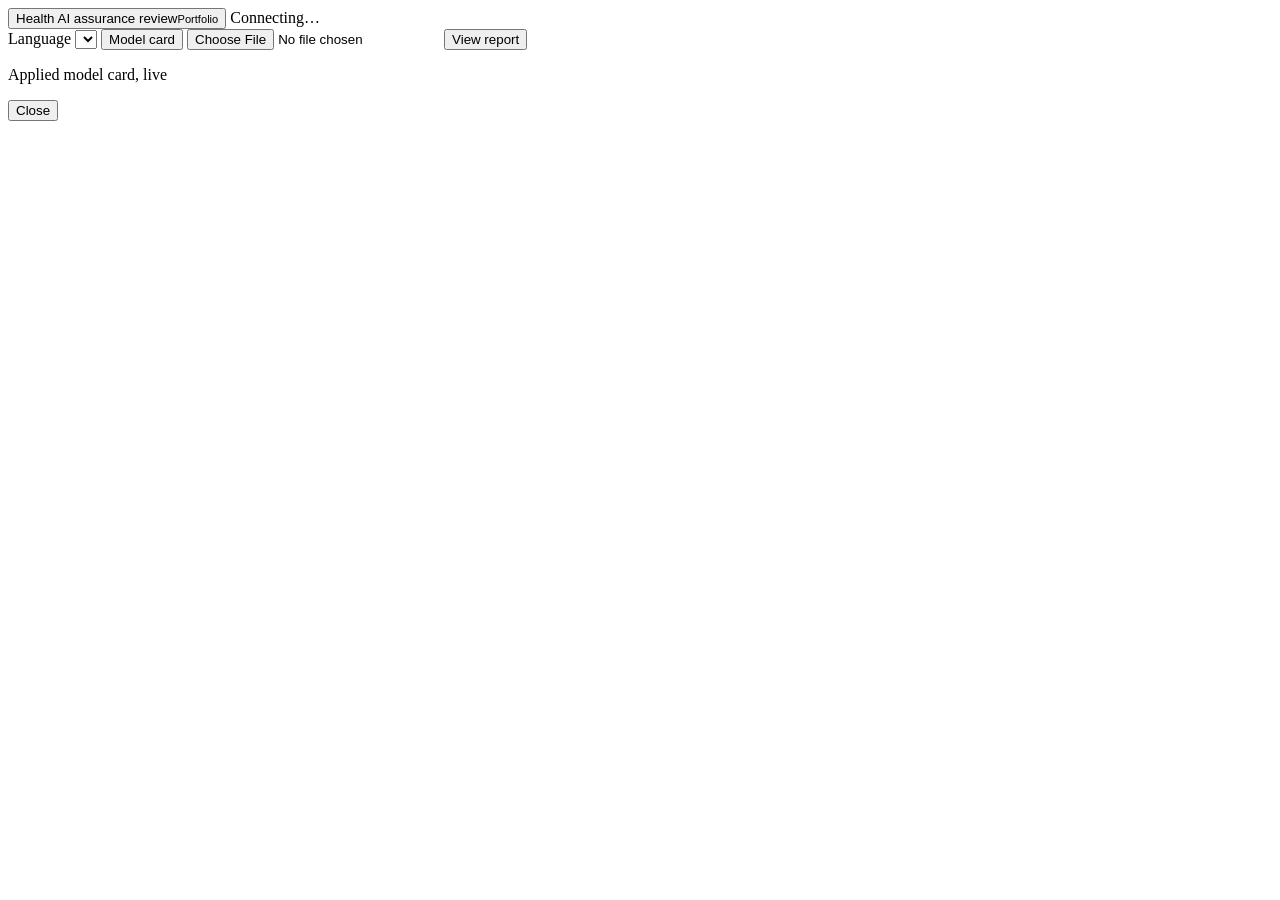
<file: app/index.html>
<!DOCTYPE html>
<html lang="en">
<head>
<!--@CSP@-->
<meta charset="utf-8">
<meta name="viewport" content="width=device-width, initial-scale=1, viewport-fit=cover">
<title>Health AI assurance review</title>
<!-- No webfont link, deliberately.

     This file is the dashboard for a hospital's governance records. Fetching
     a stylesheet from fonts.googleapis.com meant every page load announced
     itself to a third party, from a tool whose entire subject is where
     regulated data goes -- and it failed to render properly on the
     egress-filtered networks this is most likely to run on.

     --sans and --display in the stylesheet already name complete fallback
     stacks ending in system-ui, so the typography degrades to the platform
     UI face rather than to Times. Inline a base64 @font-face subset here if
     the exact faces ever matter more than this does.

     Keeping this file free of third-party origins is also what lets the
     Content-Security-Policy in proxy/Caddyfile be as tight as it is. -->
<style>
/*@CSS@*/
</style>
</head>
<body class="home">
<header class="top">
  <button class="brand-btn" id="brandBtn" type="button" aria-label="Go to all projects" data-i18n-aria="header.goHome"><span class="brand"><span data-i18n="header.brand">Health AI assurance review</span><small id="projName" dir="auto">Portfolio</small></span></button>
  <span class="mode" id="mode" data-i18n="header.connecting">Connecting…</span>
  <div class="spacer"></div>
  <span class="saved" id="saved" aria-live="polite"></span>
  <label class="vh" for="lang" data-i18n="lang.label">Language</label>
  <select class="lang" id="lang"></select>
  <button class="btn ghost preview-toggle proj-only" id="openPreview" type="button" data-i18n="header.modelCard">Model card</button>
  <input type="file" id="importFile" accept="application/json,.json" class="vh" aria-label="Import project JSON" data-i18n-aria="header.import">
  <button class="btn proj-only" id="goReport" type="button" data-i18n="header.viewReport">View report</button>
</header>
<div class="shell">
  <nav class="rail" aria-label="Review steps" data-i18n-aria="nav.steps"><ol id="rail"></ol></nav>
  <main id="main" tabindex="-1"></main>
  <aside class="panel" id="panel" aria-label="Applied model card preview" data-i18n-aria="panel.label">
    <div class="panel-head"><p data-i18n="panel.title">Applied model card, live</p><button class="btn ghost panel-close" id="closePreview" type="button" data-i18n="panel.close">Close</button></div>
    <div id="labelHost"></div>
  </aside>
</div>
<div class="toast" id="toast" role="status"></div>
<script>
/*@JS@*/
</script>
</body>
</html>
</file>
